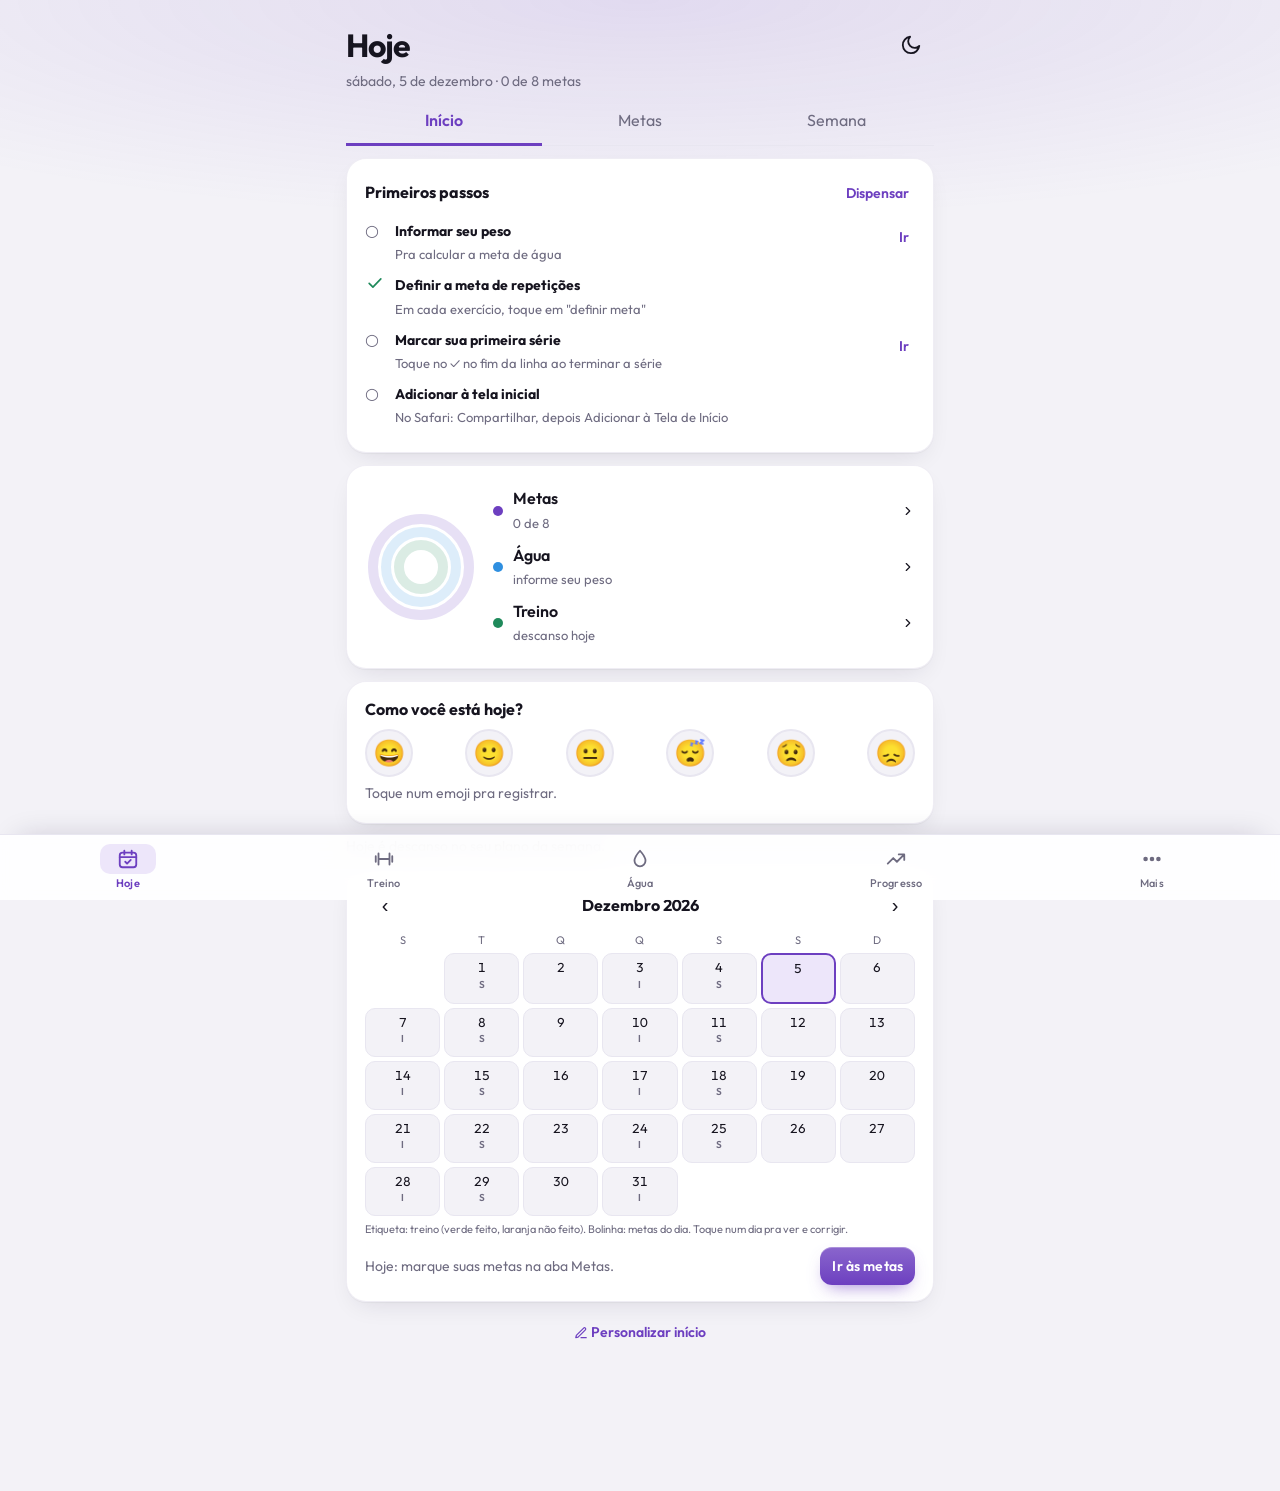
<file: index.html>
<!DOCTYPE html>
<html lang="pt-BR">
<head>
<meta charset="utf-8">
<meta name="viewport" content="width=device-width, initial-scale=1, viewport-fit=cover">
<title>Meu treino</title>
<link rel="manifest" href="manifest.json">
<meta name="theme-color" content="#6D3FC0">
<link rel="icon" type="image/png" sizes="192x192" href="icon-192.png">
<link rel="apple-touch-icon" href="icon-512.png">
<meta name="apple-mobile-web-app-capable" content="yes">
<meta name="mobile-web-app-capable" content="yes">
<meta name="apple-mobile-web-app-title" content="Meu treino">
<meta name="apple-mobile-web-app-status-bar-style" content="default">
<link rel="stylesheet" href="https://fonts.googleapis.com/css2?family=Outfit:wght@400;500;600;700&display=swap">
<link rel="stylesheet" href="css/estilo.css">
</head>
<body>
<main id="app"></main>
<div id="rest"><span class="sp" id="rt"></span><button data-a="r30">+30s</button><button data-a="rsk">Pular</button></div>
<div id="exb"><div class="sp"><div id="exn" style="font-size:13px;opacity:.9"></div><div id="ext" style="font-size:30px;line-height:1.1;font-weight:700"></div></div><button data-a="x10">+10s</button><button data-a="xst">Cancelar</button></div>
<div id="foco"></div>
<nav id="nav"></nav>
<div class="ov" id="modal"></div>
<script src="js/config.js"></script>
<script src="js/dados.js"></script>
<script src="js/util.js"></script>
<script src="js/hoje.js"></script>
<script src="js/treino.js"></script>
<script src="js/progresso.js"></script>
<script src="js/mais.js"></script>
<script src="js/pdf.js"></script>
<script src="js/avisos.js"></script>
<script src="js/app.js"></script>
</body>
</html>
</file>
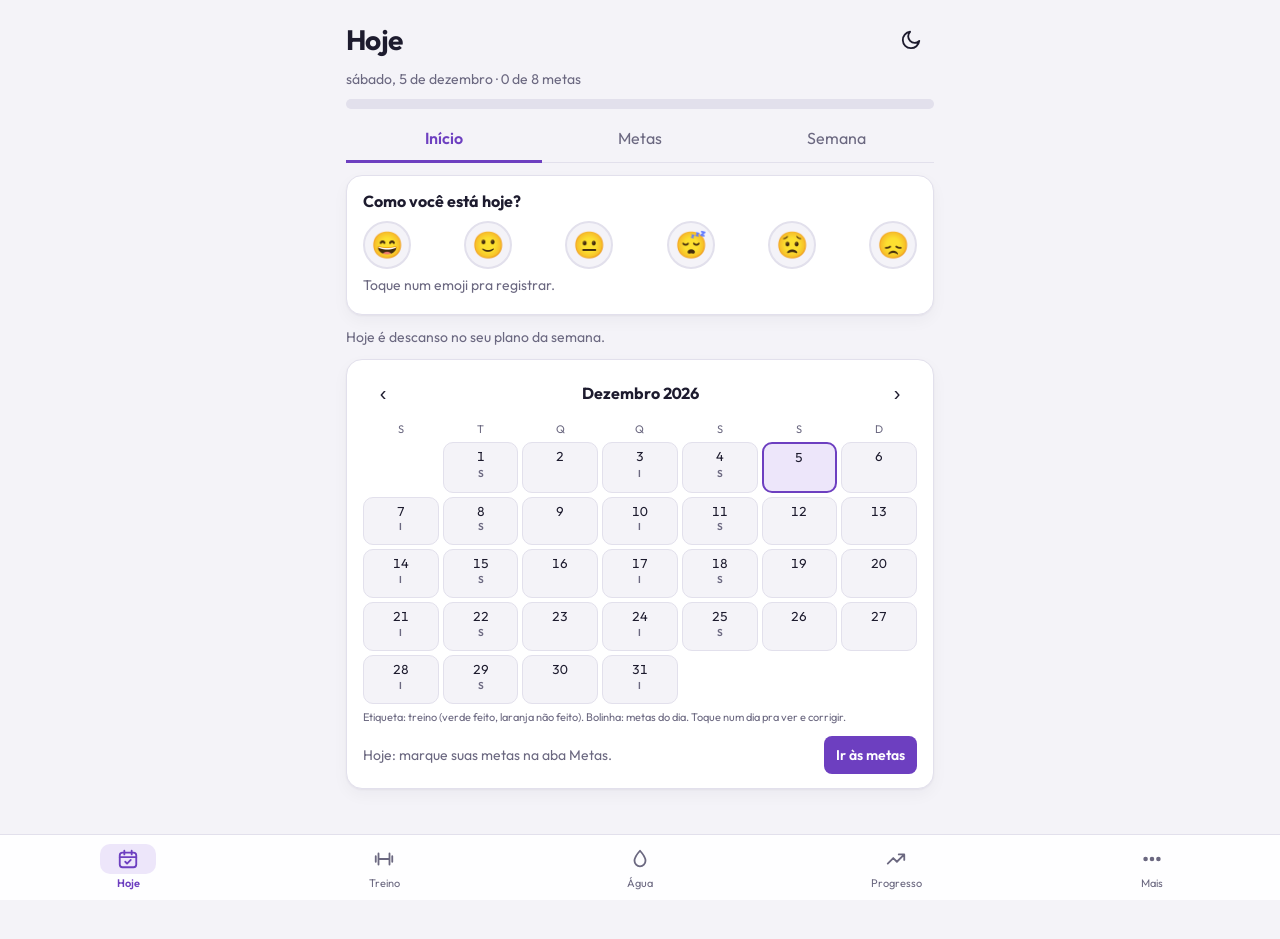
<file: Meu treino (2).html>
<!DOCTYPE html>
<html lang="pt-BR">
<head>
<meta charset="utf-8">
<meta name="viewport" content="width=device-width, initial-scale=1, viewport-fit=cover">
<title>Meu treino</title>
<link rel="stylesheet" href="https://fonts.googleapis.com/css2?family=Outfit:wght@400;500;600;700&display=swap">
<style>
:root{--bg:#F4F3F8;--surf:#fff;--ink:#1D1B2E;--mut:#6B6880;--line:#E2E0EC;--acc:#6D3FC0;--acc2:#EDE6FA;--ok:#1F8A5B;--warn:#B4551B;--warnbg:#FBEBDD;box-sizing:border-box;padding-top:env(safe-area-inset-top,0px);padding-bottom:env(safe-area-inset-bottom,0px)}
:root:not([data-theme="light"]){color-scheme:light dark}
@media (prefers-color-scheme:dark){:root:not([data-theme="light"]){--bg:#14131D;--surf:#1E1C2B;--ink:#EEEBF8;--mut:#A29EB8;--line:#322F45;--acc:#A98BEA;--acc2:#2C2644;--ok:#4FD39A;--warn:#F0A168;--warnbg:#3A2A1E}}
:root[data-theme="dark"]{--bg:#14131D;--surf:#1E1C2B;--ink:#EEEBF8;--mut:#A29EB8;--line:#322F45;--acc:#A98BEA;--acc2:#2C2644;--ok:#4FD39A;--warn:#F0A168;--warnbg:#3A2A1E;color-scheme:dark}
*{box-sizing:border-box}
html{scroll-padding-top:env(safe-area-inset-top,0px)}
body{margin:0;background:var(--bg);color:var(--ink);font-family:'Outfit',system-ui,-apple-system,sans-serif;font-size:16px;line-height:1.45;font-variant-numeric:tabular-nums;padding-bottom:130px}
main{max-width:620px;margin:0 auto;padding:16px 16px 8px}
h1{font-size:28px;margin:4px 0;font-weight:700;letter-spacing:-.02em}
h2{font-size:18px;margin:22px 0 8px;font-weight:600}
p{margin:4px 0}
.mut{color:var(--mut);font-size:14px}
.card{background:var(--surf);border:1px solid var(--line);border-radius:16px;padding:14px 16px;margin:12px 0;box-shadow:0 1px 2px rgba(30,20,60,.05),0 6px 16px rgba(30,20,60,.04)}
.row{display:flex;align-items:center;gap:8px}
.sp{flex:1}
.chk{display:flex;align-items:center;gap:12px;flex:1;text-align:left;background:var(--surf);border:1px solid var(--line);border-radius:12px;padding:12px 14px;font:inherit;color:inherit;cursor:pointer;min-height:48px}
.row.i{margin:7px 0}
.card .row.i{margin:8px 0 0}
.box{width:24px;height:24px;border-radius:7px;border:2px solid var(--line);flex:none;display:grid;place-items:center;font-size:15px;color:#fff}
.chk.on{border-color:var(--ok)}
.chk.on .box{background:var(--ok);border-color:var(--ok)}
.chk.on span.t{color:var(--mut);text-decoration:line-through}
.bar{height:10px;background:var(--line);border-radius:8px;overflow:hidden;margin:10px 0 4px}
.bar i{display:block;height:100%;background:linear-gradient(90deg,var(--acc),var(--ok));transition:width .25s}
nav{position:fixed;left:0;right:0;bottom:0;background:color-mix(in srgb,var(--surf) 90%,transparent);backdrop-filter:blur(14px);-webkit-backdrop-filter:blur(14px);border-top:1px solid var(--line);display:flex;padding-bottom:env(safe-area-inset-bottom,0px);z-index:5}
nav button{flex:1;min-width:0;background:none;border:0;color:var(--mut);font:inherit;font-size:11px;padding:9px 0 8px;cursor:pointer;min-height:52px}
select{flex:1;width:100%;min-width:0;font:inherit;padding:10px;border-radius:10px;border:1px solid var(--line);background:var(--bg);color:var(--ink)}
.cal{display:grid;grid-template-columns:repeat(7,1fr);gap:4px}
.cd{min-height:46px;border:1px solid var(--line);border-radius:10px;background:var(--bg);font:inherit;font-size:13px;color:var(--ink);padding:4px 2px;display:flex;flex-direction:column;align-items:center;justify-content:space-between;cursor:pointer;min-width:0}
.cd.t{border:2px solid var(--acc)}
.cd.s{background:var(--acc2)}
.lb{font-size:10px;font-weight:600;color:var(--mut);height:12px}
.lb.g{color:var(--ok)}
.lb.r{color:var(--warn)}
.dt{width:8px;height:8px;border-radius:50%;background:transparent}
.chk.miss{border-color:var(--warn)}
.chk.miss .box{background:var(--warn);border-color:var(--warn)}
nav button b{display:flex;align-items:center;justify-content:center;width:56px;height:30px;border-radius:10px;margin:0 auto 2px;font-weight:400}
nav button.on b{background:var(--acc2)}
.sw{width:40px;height:40px;border-radius:50%;border:3px solid var(--surf);box-shadow:0 0 0 1px var(--line);cursor:pointer;padding:0}
.sw.on{box-shadow:0 0 0 3px var(--ink)}
.mr{display:flex;align-items:center;gap:12px;width:100%;background:none;border:0;border-bottom:1px solid var(--line);padding:14px 0;font:inherit;color:inherit;cursor:pointer;text-align:left;min-height:52px}
.ib svg{display:block}
nav button.on{color:var(--acc);font-weight:600}
.pill{display:inline-block;font-size:12px;padding:2px 9px;border-radius:6px;background:var(--acc2);color:var(--acc);margin:2px 4px 2px 0}
.pill.w{background:var(--warnbg);color:var(--warn)}
.tabs{display:flex;gap:8px;overflow-x:auto;padding-bottom:4px}
.tabs.wrap{flex-wrap:wrap;overflow:visible}
.tabs button{flex:none;border:1px solid var(--line);background:var(--surf);color:var(--ink);border-radius:8px;padding:8px 14px;font:inherit;font-size:14px;cursor:pointer;min-height:38px}
.tabs button.on{background:var(--acc);border-color:var(--acc);color:#fff}
.sr{display:flex;align-items:center;gap:6px;margin-top:8px}
.sr input{min-width:0;text-align:center;padding:9px 4px;font-weight:600;font-size:17px}
.sr input:nth-of-type(1){width:62px}
.sr input:nth-of-type(2){flex:1}
.sr input:nth-of-type(3){width:50px}
.set{width:44px;height:44px;flex:none;border-radius:10px;border:2px solid var(--line);background:var(--bg);color:var(--ink);font:inherit;font-weight:600;cursor:pointer}
.set.on{background:var(--ok);border-color:var(--ok);color:#fff}
.btn{background:var(--acc);color:#fff;border:0;border-radius:8px;padding:12px 16px;font:inherit;font-weight:600;cursor:pointer;min-height:46px;margin:6px 0}
.btn.g{background:var(--acc2);color:var(--acc)}
.btn.sm{min-height:38px;padding:8px 12px;font-size:14px;margin:0}
.ib{background:none;border:0;color:var(--ink);font-size:20px;cursor:pointer;padding:6px;min-width:40px;min-height:40px}

.sumd{background:var(--acc2);border-radius:12px;padding:10px 12px;margin:10px 0}
.mood{width:48px;height:48px;border-radius:50%;border:2px solid var(--line);background:var(--bg);font-size:26px;line-height:1;cursor:pointer;padding:0;flex:none}
.mood.on{border-color:var(--acc);background:var(--acc2);transform:scale(1.1)}
.ph{padding:0;border:0;background:none;width:100%;cursor:pointer}
.ph img{width:100%;aspect-ratio:3/4;object-fit:cover;border-radius:10px;display:block}
input[type=number],input[type=text],input[type=date],textarea{width:100%;font:inherit;padding:10px;border-radius:10px;border:1px solid var(--line);background:var(--bg);color:var(--ink)}
.grid{display:grid;grid-template-columns:1fr 1fr;gap:10px}
label{font-size:13px;color:var(--mut)}
.warnbox{background:var(--warnbg);color:var(--warn);border-radius:12px;padding:10px 12px;font-size:14px;margin:10px 0}
.ov{position:fixed;inset:0;background:rgba(0,0,0,.5);display:none;align-items:center;justify-content:center;padding:16px;z-index:20}
.mb{background:var(--surf);border-radius:16px;padding:18px;width:100%;max-width:420px;max-height:85vh;overflow:auto}
#rest{position:fixed;left:12px;right:12px;bottom:calc(64px + env(safe-area-inset-bottom,0px));max-width:596px;margin:0 auto;background:var(--acc);color:#fff;border-radius:14px;padding:10px 14px;display:none;align-items:center;gap:8px;z-index:6;font-weight:600}
#rest button{background:rgba(255,255,255,.22);color:#fff;border:0;border-radius:10px;padding:8px 12px;font:inherit;font-size:14px;cursor:pointer;min-height:38px}
.ut{display:flex;border-bottom:1px solid var(--line);margin:8px 0}.ut button{flex:1;background:none;border:0;border-bottom:3px solid transparent;margin-bottom:-1px;color:var(--mut);font:inherit;padding:10px 4px;cursor:pointer;min-height:44px}.ut button.on{color:var(--acc);border-bottom-color:var(--acc);font-weight:600}
button:focus-visible,input:focus-visible,textarea:focus-visible{outline:3px solid var(--acc);outline-offset:2px}
</style>
</head>
<body>
<main id="app"></main>
<div id="rest"><span class="sp" id="rt"></span><button data-a="r30">+30s</button><button data-a="rsk">Pular</button></div>
<nav id="nav"></nav>
<div class="ov" id="modal"></div>
<script>
function ld(d){d=d||new Date();var p=function(n){return('0'+n).slice(-2)};return d.getFullYear()+'-'+p(d.getMonth()+1)+'-'+p(d.getDate())}
var TODAY=ld(),DT=null,EDK=null,HPG='h',TPG='t',EXS,HF='',SG=false,ANP='ex',EVS='e',WCF=false,MALL=false,PALL=false,ED=false,F=null,M={},AC,T={end:0,iv:null,fin:false};
function U(){return Math.random().toString(36).slice(2,8)}
function P(s){return s.split(';').map(function(x){var a=x.split(',');return{kg:a[0],reps:a[1],rpe:a[2]||''}})}
function R(n,k,r){return Array(n).fill(k+','+r).join(';')}
function X(n,tag,s){return{id:U(),n:n,tag:tag,s:P(s)}}
function def(){return{tab:'hoje',wk:'ia',day:{},dn:{},sd:{},cc:{},meas:[],plan:{1:'ia',2:'sa',4:'ia',5:'sa'},start:'',pg:'med',theme:'auto',acc:'',sl:{},dt:{},md:{},nt:{},ph:[],wl:true,ev:'',evm:'c',evf:'',wkd:'',wa:{},ws:{m:35,kg:'',calor:false,cups:[200,300,500]},
h:[['mov','Treinei ou caminhei'],['pas','7 a 10 mil passos'],['agua','Bebi água ao longo do dia'],['sono','Dormi 7 a 9 horas'],['prot','Proteína em todas as refeições'],['fib','Fibras (feijão, aveia, fruta, legumes)'],['sem','Sem álcool e sem açúcar líquido'],['jo','Sem dor no treino']].map(function(x){return{id:x[0],t:x[1]}}),
w:[
{id:'ia',n:'Inferiores',d:'',e:[X('Agachamento','',R(3,0,10)),X('Leg press','',R(3,0,12)),X('Stiff','',R(3,0,10)),X('Hip thrust','',R(3,0,10)),X('Mesa flexora','',R(3,0,12)),X('Panturrilha','',R(3,0,15))]},
{id:'sa',n:'Superiores',d:'',e:[X('Supino','',R(3,0,10)),X('Remada','',R(3,0,10)),X('Desenvolvimento de ombro','',R(3,0,10)),X('Puxada','',R(3,0,12)),X('Rosca direta','',R(3,0,12)),X('Tríceps pulley','',R(3,0,12))]}],
mf:[['peso','Peso (kg)'],['cin','Cintura (cm)'],['qua','Quadril (cm)'],['cox','Coxa (cm)'],['bra','Braço (cm)']].map(function(x){return{id:x[0],l:x[1]}}),
cd:['Em jejum','Ao acordar','Depois de ir ao banheiro','Depois de comer','Depois do treino','Fim do dia','Inchada'].map(function(t){return{id:U(),t:t}}),
su:[['Creatina monohidratada','Força e músculo','3 a 5 g por dia, todo dia.',1],['Proteína em pó','Se faltar proteína','Só pra completar a meta da nutri.',1],['Ômega-3','Saúde do coração','A dose depende de cada pessoa.',1],['Magnésio','Sono e recuperação','Opcional.',1],['Vitamina D','Só se o exame indicar','Faça o exame antes de tomar.',1]].map(function(x){return{id:U(),n:x[0],tag:x[1],txt:x[2],warn:!!x[3]}}),
co:['Marcar avaliação com nutricionista','Fazer exames de rotina (colesterol, glicemia, vitaminas)','Conversar com médico antes de começar, se tiver alguma condição','Avaliar dores ou postura com fisio, se houver','Repetir exames em 3 meses'].map(function(t){return{id:U(),t:t}})}}
var S=def();
try{var r=localStorage.getItem('plano2');if(r){var o=JSON.parse(r);for(var k in o)S[k]=o[k]}}catch(e){}
var phk='';try{var rp=localStorage.getItem('plano2_ph');if(rp){S.ph=JSON.parse(rp);phk=S.ph.map(function(p){return p.id}).join()}}catch(e){}
if(!S.start){S.start=startD();save()}
function warnSave(m){if(!document.body)return;var e=document.getElementById('sverr');if(!e){e=document.createElement('div');e.id='sverr';e.style.cssText='position:fixed;top:0;left:0;right:0;z-index:99;background:#b3261e;color:#fff;padding:10px 14px;font-size:14px;text-align:center';document.body.appendChild(e)}e.textContent=m||'Não consegui salvar neste navegador. Faça um backup em Mais → Backup agora.'}
function save(){var ok=true,c={};for(var k in S)if(k!='ph')c[k]=S[k];try{localStorage.setItem('plano2',JSON.stringify(c))}catch(e){ok=false}
var kk=(S.ph||[]).map(function(p){return p.id}).join();if(kk!==phk){try{localStorage.setItem('plano2_ph',JSON.stringify(S.ph||[]));phk=kk}catch(e){ok=false}}
if(!ok)warnSave();else{var el=document.getElementById('sverr');if(el)el.remove()}return ok}
try{localStorage.setItem('t_','1');localStorage.removeItem('t_')}catch(e){setTimeout(function(){warnSave('Este navegador não guarda dados (aba anônima ou bloqueio). Seus registros vão se perder ao fechar.')},300)}
try{if(navigator.storage&&navigator.storage.persist)navigator.storage.persist()}catch(e){}
function $(s){return document.querySelector(s)}
function esc(t){return String(t==null?'':t).replace(/&/g,'&amp;').replace(/</g,'&lt;').replace(/"/g,'&quot;')}
function fmt(n){return(Math.round(n*10)/10).toString().replace('.',',')}
function dm(d){return d.slice(8)+'/'+d.slice(5,7)}
function cw(){return S.w.filter(function(x){return x.id==S.wk})[0]||S.w[0]}
function tot(w){return w.e.reduce(function(n,x){return n+x.s.length},0)}
function cnt(d,wid){var o=((S.dn[d]||{})[wid])||{};return Object.keys(o).length}
function isd(wid,eid,i){return !!(((S.dn[TODAY]||{})[wid]||{})[eid+':'+i])}
function fx(id){for(var i=0;i<S.w.length;i++){for(var j=0;j<S.w[i].e.length;j++){if(S.w[i].e[j].id==id)return S.w[i].e[j]}}}
var K={hb:{a:'h',f:[['t','Hábito']],n:'t'},su:{a:'su',f:[['n','Nome'],['ty','Tipo','sel',['Suplemento','Remédio','Vitamina','Outro']],['fr','Frequência','sel',['Diária','Dias alternados','Semanal','Só quando precisar']],['dose','Dose (opcional), ex: 5 g ou 1 comprimido'],['tag','Pra que serve (opcional)'],['txt','Observações (horário, com comida...)','area'],['warn','Perguntar à médica ou nutri antes','check']],n:'n'},co:{a:'co',f:[['t','Item']],n:'t'},mf:{a:'mf',f:[['l','Nome da medida, ex: Panturrilha (cm)']],n:'l'},cd:{a:'cd',f:[['t','Condição, ex: Depois do café']],n:'t'},wk:{a:'w',f:[['n','Nome do treino'],['d','Observação']],n:'n'},ex:{f:[['n','Nome do exercício'],['tag','Etiqueta, ex: T1 ou Joelho'],['rest','Descanso em segundos (vazio = 120)']],n:'n'},me:{a:'meas',f:[],n:'d'}};
function arr(k){return k=='ex'?(cw()?cw().e:[]):S[K[k].a]}
function hd(t){return'<div class="row"><h1 class="sp">'+t+'</h1><button class="btn g sm" data-a="ed">'+(ED?'Concluir':''+ico('pen')+' Editar')+'</button></div>'}
function ctl(k,id){return ED?'<button class="ib" data-a="e:'+k+':'+id+'" aria-label="editar">'+ico('pen')+'</button><button class="ib" data-a="x:'+k+':'+id+'" aria-label="excluir">'+ico('trash')+'</button>':''}
function addb(k,t){return ED?'<button class="btn g" data-a="n:'+k+'">+ '+t+'</button>':''}
function chk(on,t,act,k,id){return'<div class="row i"><button class="chk'+(on?' on':'')+'" data-a="'+act+'"><span class="box">'+(on?ico('check',16):'')+'</span><span class="t">'+esc(t)+'</span></button>'+(k?ctl(k,id):'')+'</div>'}
function utabs(a,c,l){return'<div class="ut">'+l.map(function(x){return'<button class="'+(x[0]==c?'on':'')+'" data-a="'+a+':'+x[0]+'">'+x[1]+'</button>'}).join('')+'</div>'}
function opens(w){if(EXS)return EXS;var o={},f=w.e.filter(function(x){return x.s.some(function(s,i){return !isd(w.id,x.id,i)})})[0];if(f)o[f.id]=1;return o}
function prs(){var best={},td={},out=[];Object.keys(S.dn).forEach(function(d){S.w.forEach(function(w){var o=S.dn[d][w.id];if(!o)return;w.e.forEach(function(x){var k=x.n.toLowerCase();x.s.forEach(function(s,i){var q=o[x.id+':'+i];if(q&&typeof q=='object'){var kg=parseFloat(q.kg)||0;if(d==TODAY){if(!td[k]||kg>td[k].v)td[k]={n:x.n,v:kg}}else if(kg>(best[k]||0))best[k]=kg}})})})});for(var k in td)if(best[k]&&td[k].v>best[k])out.push({n:td[k].n,v:td[k].v,p:best[k]});return out}
function prCard(){var r=prs();return r.length?'<div class="card" style="border-color:var(--ok);background:linear-gradient(135deg,var(--acc2),var(--surf))"><div class="row" style="align-items:flex-start"><span style="color:var(--ok)">'+ico('trophy',26)+'</span><div class="sp"><b>Parabéns, novo recorde!</b>'+r.slice(0,3).map(function(z){return'<p style="font-size:14px">'+esc(z.n)+': <b>'+fmt(z.v)+' kg</b> <span class="mut">(antes '+fmt(z.p)+' kg)</span></p>'}).join('')+'</div></div></div>':''}
function wkStat(off){var d=[];for(var i=0;i<7;i++){var t=new Date();t.setDate(t.getDate()-off-i);d.push(ld(t))}d=d.filter(function(k){return k>=startD()});var tr=0,wa=0,hn=0,ht=0,sl=[];d.forEach(function(k){var s=dayStat(k),g=waterGoal(k);if(s.did)tr++;if(g&&wsum(k)>=g)wa++;S.h.forEach(function(x){if(x.c&&k<x.c)return;ht++;if((S.day[k]||{})[x.id])hn++});var o=SLP.filter(function(z){return z[0]==slKey((S.sl||{})[k])})[0];if(o)sl.push(o[2])});return{n:d.length,tr:tr,wa:wa,mt:ht?Math.round(hn/ht*100):0,sl:sl.length?sl.reduce(function(a,b){return a+b},0)/sl.length:0}}
function tile(l,a,b,u,has){var df=a-b,c=df>0?'var(--ok)':df<0?'var(--warn)':'var(--mut)';return'<div style="background:var(--bg);border-radius:10px;padding:8px 10px"><div class="mut" style="font-size:12px">'+l+'</div><div style="font-size:24px;font-weight:700;line-height:1.2">'+fmt(a)+'<span class="mut" style="font-size:13px;font-weight:500"> '+u+'</span></div><div style="font-size:12px;color:'+c+'">'+(has?(df>0?'▲ +':df<0?'▼ −':'= ')+fmt(Math.abs(df))+' vs. passada':'sem dados da passada')+'</div></div>'}
function streak(){var n=0;for(var i=0;i<400;i++){var t=new Date();t.setDate(t.getDate()-i);var k=ld(t);if(k<startD())break;if(dayStat(k).pct>=.5)n++;else if(i>0)break}return n}
function semanaView(){var A=wkStat(0),B=wkStat(7),ds=[];for(var i=6;i>=0;i--){var t=new Date();t.setDate(t.getDate()-i);ds.push(ld(t))}
var h='<div class="card"><div class="row"><b class="sp">Esta semana</b><span class="pill">'+streak()+' dias seguidos</span></div><div class="grid" style="margin-top:8px">'+tile('Treinos',A.tr,B.tr,'',B.n)+tile('Água batida',A.wa,B.wa,'dias',B.n)+tile('Metas',A.mt,B.mt,'%',B.n)+tile('Sono médio',A.sl,B.sl,'h',B.sl)+'</div></div>';
h+='<div class="card"><b>Metas nos últimos 7 dias</b><div style="margin-top:8px"><div class="row" style="gap:3px"><span class="sp"></span>'+ds.map(function(k){return'<span class="mut" style="width:26px;text-align:center;font-size:11px">'+DN[dowOf(k)][0]+'</span>'}).join('')+'</div>';
S.h.forEach(function(x){h+='<div class="row" style="gap:3px;margin:4px 0"><span class="sp" style="font-size:13px;white-space:nowrap;overflow:hidden;text-overflow:ellipsis;min-width:0">'+esc(x.t)+'</span>'+ds.map(function(k){var on=(S.day[k]||{})[x.id],na=(x.c&&k<x.c)||k<startD(),c=on?'var(--ok)':na?'transparent':k==TODAY?'var(--line)':'var(--warn)';return'<span style="width:26px;display:grid;place-items:center"><i style="width:16px;height:16px;border-radius:5px;background:'+c+';border:'+(na?'1px dashed var(--line)':'0')+'"></i></span>'}).join('')+'</div>'});
return h+'</div></div>'+semana()}
function supl2(){var us=S.su.filter(function(x){return x.fr}),id=S.su.filter(function(x){return!x.fr}),h='<div class="row"><h1 class="sp" style="font-size:24px">Suplementos e remédios</h1><button class="btn sm" data-a="n:su">+ Adicionar</button></div><p class="mut">Sua lista do que você toma, com frequência e dose.</p>';
h+=us.length?us.map(function(s){return'<div class="card"><div class="row"><b class="sp">'+esc(s.n)+'</b><button class="ib" data-a="e:su:'+s.id+'" aria-label="editar">'+ico('pen')+'</button></div><div>'+(s.ty?'<span class="pill">'+esc(s.ty)+'</span>':'')+'<span class="pill">'+esc(s.fr)+'</span>'+(s.warn?'<span class="pill w">perguntar antes</span>':'')+'</div>'+(s.dose?'<p style="font-size:14px"><b>Dose:</b> '+esc(s.dose)+'</p>':'')+(s.tag?'<p class="mut">'+esc(s.tag)+'</p>':'')+(s.txt?'<p class="mut" style="font-size:13px">'+esc(s.txt)+'</p>':'')+'</div>'}).join(''):'<div class="card mut">Nada na lista ainda. Toque em + Adicionar pra cadastrar o que você toma.</div>';
if(id.length){h+='<button class="btn g sm" data-a="sg" style="width:100%;margin-top:6px">Ideias pra conversar com a nutri ou médica ('+id.length+') '+(SG?'▴':'▾')+'</button>';if(SG)h+='<div class="warnbox">Nenhum é obrigatório. Peça aprovação da nutri ou do médico antes de começar.</div>'+id.map(function(s){return'<div class="card row"><span class="sp"><b>'+esc(s.n)+'</b><br><span class="mut">'+esc(s.tag||'')+'</span></span><button class="btn g sm" data-a="su1:'+s.id+'">Tomo</button></div>'}).join('')}
return h}
function chips(a,c,l){return'<div class="tabs" style="margin:6px 0">'+l.map(function(x){return'<button class="'+(x[0]==c?'on':'')+'" data-a="'+a+':'+x[0]+'">'+x[1]+'</button>'}).join('')+'</div>'}
function hoje(){var d=S.day[TODAY]||{},n=0;S.h.forEach(function(x){if(d[x.id])n++});var g=waterGoal(TODAY),w=wsum(TODAY),b;
if(HPG=='m')b=dia(TODAY);else if(HPG=='r')b=semanaView();else b=prCard()+moodCard()+planHoje()+calendario()+(g?'<div class="card"><div class="row"><b class="sp">Água hoje</b><span>'+fl(w)+' de '+fl(g)+' L</span></div><div class="bar"><i style="width:'+Math.min(100,w/g*100)+'%"></i></div></div>':'');
return'<div class="row"><h1 class="sp">Hoje</h1><button class="ib" data-a="th" aria-label="Alternar modo noturno">'+ico(isDark()?'sun':'moon',22)+'</button></div><p class="mut">'+new Date().toLocaleDateString('pt-BR',{weekday:'long',day:'numeric',month:'long'})+' · '+n+' de '+S.h.length+' metas</p><div class="bar" style="margin-bottom:4px"><i style="width:'+(S.h.length?n/S.h.length*100:0)+'%"></i></div>'+utabs('hp',HPG,[['h','Início'],['m','Metas'],['r','Semana']])+b}
function treino(){var w=cw(),h=hd('Treino')+'<div class="tabs">';
S.w.forEach(function(x){h+='<button class="'+(x.id==S.wk?'on':'')+'" data-a="w:'+x.id+'">'+esc(x.n)+'</button>'});
if(ED)h+='<button data-a="n:wk">+ Treino</button>';
h+='</div>';
h+=utabs('tp',TPG,[['t','Treino'],['h','Histórico']]);if(TPG=='h')return h+hist();if(!w)return h+'<p class="mut" style="margin-top:12px">Nenhum treino. Toque em Editar e depois em + Treino.</p>';
var c=cnt(TODAY,w.id),t=tot(w);
h+='<div class="bar"><i style="width:'+(t?c/t*100:0)+'%"></i></div><p class="mut">'+(w.d?esc(w.d)+'. ':'')+c+' de '+t+' séries hoje. Marcar uma série inicia o descanso.</p><div class="row" style="flex-wrap:wrap"><button class="btn g sm" data-a="xa">Expandir tudo</button><button class="btn g sm" data-a="xc">Recolher tudo</button><button class="btn g sm" data-a="rp">'+ico('redo')+' Repetir pesos</button><button class="btn g sm" data-a="rs">Limpar marcadas</button></div>';
var OP=opens(w);
w.e.forEach(function(x){if(!ED&&!OP[x.id]){var dn=x.s.filter(function(s,i){return isd(w.id,x.id,i)}).length;h+='<button class="mr" style="border:1px solid var(--line);background:var(--surf);border-radius:14px;padding:10px 14px;margin:6px 0;min-height:48px" data-a="xo:'+x.id+'"><b class="sp">'+esc(x.n)+'</b><span class="mut">'+dn+'/'+x.s.length+(dn==x.s.length?' ✓':'')+'</span>'+ico('chev',16)+'</button>';return}h+='<div class="card"><div class="row"><button class="mr" style="border:0;padding:0;min-height:36px;flex:1" data-a="xo:'+x.id+'"><b class="sp">'+esc(x.n)+'</b><span class="mut">▾</span></button>'+(x.tag?'<span class="pill'+(x.tag=='Joelho'?' w':'')+'">'+esc(x.tag)+'</span>':'')+(x.rest?'<span class="pill">'+ico('clock',12)+' '+esc(x.rest)+'s</span>':'')+'</div>'+lastOf(x)+'<div class="row mut" style="font-size:12px;margin-top:4px"><span style="width:44px"></span><span style="width:62px;text-align:center">kg</span><span class="sp" style="text-align:center">reps ou tempo</span><span style="width:50px;text-align:center">@</span></div>';
x.s.forEach(function(s,i){var on=isd(w.id,x.id,i);h+='<div class="sr"><button class="set'+(on?' on':'')+'" data-a="s:'+w.id+':'+x.id+':'+i+'" aria-label="série '+(i+1)+'">'+(on?ico('check',20):i+1)+'</button><input data-f="k:'+x.id+':'+i+'" value="'+esc(s.kg)+'" inputmode="decimal" aria-label="kg"><input data-f="r:'+x.id+':'+i+'" value="'+esc(s.reps)+'" inputmode="'+(/^\d*$/.test(String(s.reps))?'numeric':'text')+'" aria-label="repetições"><input data-f="e:'+x.id+':'+i+'" value="'+esc(s.rpe)+'" inputmode="decimal" aria-label="esforço"></div>'});
if(ED)h+='<div class="row i"><button class="btn g sm" data-a="as:'+x.id+'">+ série</button><button class="btn g sm" data-a="rsx:'+x.id+'">− série</button><span class="sp"></span>'+ctl('ex',x.id)+'</div>';
h+='</div>'});
if(ED)h+=addb('ex','Adicionar exercício')+'<div class="row"><button class="btn g sp" data-a="e:wk:'+w.id+'">'+ico('pen')+' Renomear treino</button><button class="btn g sp" data-a="x:wk:'+w.id+'">'+ico('trash')+' Excluir treino</button></div>';
h+='<div class="card"><label for="ntx">Como foi o treino de hoje?</label><input id="ntx" type="text" data-f="nt:'+w.id+'" placeholder="Ex: joelho ok, subi a carga no stiff" value="'+esc(((S.nt||{})[TODAY]||{})[w.id]||'')+'"></div>';
return h}
function lastOf(x){var ds=Object.keys(S.dn).sort().reverse();for(var i=0;i<ds.length;i++){var d=ds[i];if(d==TODAY)continue;var t=[],rec=[];for(var wid in S.dn[d]){x.s.forEach(function(s,j){var q=S.dn[d][wid][x.id+':'+j];if(q&&typeof q=='object'){t.push((q.kg||0)+'kg × '+q.reps);rec.push({q:q,p:s})}})}if(t.length)return'<p class="mut" style="font-size:13px">Última vez ('+dm(d)+'): '+t.join(' · ')+'</p>'+sug(rec)}return''}
function hist(){var h='<h2>Histórico por data</h2>'+chips('hf',HF,[['','Todos']].concat(S.w.map(function(x){return[x.id,esc(x.n)]}))),any=false;Object.keys(S.dn).sort().reverse().forEach(function(d){S.w.forEach(function(w){if(HF&&w.id!=HF)return;var o=S.dn[d][w.id];if(!o||!Object.keys(o).length)return;any=true;h+='<div class="card"><div class="row"><b class="sp">'+dm(d)+'/'+d.slice(0,4)+' · '+esc(w.n)+'</b><button class="ib" data-a="hd:'+d+':'+w.id+'" aria-label="excluir registro">'+ico('trash')+'</button></div>';w.e.forEach(function(x){var t=[];x.s.forEach(function(s,i){var q=o[x.id+':'+i];if(q)t.push(typeof q=='object'?(q.kg||0)+'kg × '+q.reps+(q.rpe?' @'+q.rpe:''):s.kg+'kg × '+s.reps)});if(t.length)h+='<p style="font-size:14px"><b>'+esc(x.n)+'</b><br><span class="mut">'+t.join(' · ')+'</span></p>'});var nn=((S.nt||{})[d]||{})[w.id];if(nn)h+='<p class="mut" style="font-size:13px">Nota: '+esc(nn)+'</p>';h+='</div>'})});return any?h:h+'<p class="mut">Ainda não há treinos registrados. Marque uma série pra começar.</p>'}
function medidas(){if(!F){var l=S.meas.slice().sort(function(a,b){return a.d<b.d?1:-1})[0];F={id:null,d:TODAY,v:Object.assign({},l?l.v:{}),c:[]}}
var h=hd('Medidas')+'<div class="card"><b>'+(F.id?'Editando medição':'Nova medição')+'</b><div style="margin:8px 0"><label for="fd">Data</label><input id="fd" type="date" value="'+F.d+'" data-f="fd"></div><div class="grid">';
S.mf.forEach(function(m){h+='<div><label for="v_'+m.id+'">'+esc(m.l)+'</label><input id="v_'+m.id+'" type="text" inputmode="decimal" value="'+esc(F.v[m.id]||'')+'" data-f="mv:'+m.id+'"></div>'});
h+='</div><p style="margin-top:12px"><b>Em que condições você mediu?</b></p><div class="tabs wrap" style="margin-top:6px">';
S.cd.forEach(function(c){h+='<button class="'+(F.c.indexOf(c.t)>-1?'on':'')+'" data-a="cdt:'+c.id+'">'+esc(c.t)+'</button>'});
h+='</div><div class="row" style="margin-top:10px"><button class="btn sp" data-a="mfs">'+(F.id?'Salvar alterações':'Salvar medição')+'</button>'+(F.id?'<button class="btn g" data-a="mfc">Cancelar</button>':'')+'</div></div>';
if(ED){h+='<h2>Campos de medida</h2>';S.mf.forEach(function(m){h+='<div class="card row"><span class="sp">'+esc(m.l)+'</span>'+ctl('mf',m.id)+'</div>'});h+=addb('mf','Adicionar campo');
h+='<h2>Condições</h2>';S.cd.forEach(function(m){h+='<div class="card row"><span class="sp">'+esc(m.t)+'</span>'+ctl('cd',m.id)+'</div>'});h+=addb('cd','Adicionar condição')}
h+='<h2>Histórico</h2>';if(!S.meas.length)h+='<p class="mut">Nenhuma medição salva ainda.</p>';
S.meas.slice().sort(function(a,b){return a.d<b.d?1:-1}).slice(0,MALL?999:3).forEach(function(m){h+='<div class="card"><div class="row"><b class="sp">'+dm(m.d)+'/'+m.d.slice(0,4)+'</b><button class="ib" data-a="em:'+m.id+'" aria-label="editar">'+ico('pen')+'</button><button class="ib" data-a="x:me:'+m.id+'" aria-label="excluir">'+ico('trash')+'</button></div>'+(m.c||[]).map(function(c){return'<span class="pill">'+esc(c)+'</span>'}).join('')+'<p>'+S.mf.filter(function(f){return m.v[f.id]}).map(function(f){return esc(f.l.split(' (')[0])+' '+fmt(m.v[f.id])}).join(' · ')+'</p></div>'});
return h+(S.meas.length>3?'<button class="btn g sm" data-a="mh">'+(MALL?'Mostrar menos':'Ver todas ('+S.meas.length+')')+'</button>':'')}
function supl(){return supl2()}
function suplOld(){var d=S.sd[TODAY]||{},h=hd('Suplementos')+'<div class="warnbox">Ideias pra conversar com a nutri e a médica. Nenhum é obrigatório. Peça aprovação da nutri ou do médico antes de começar.</div>';
S.su.forEach(function(s){h+='<div class="card"><div class="row"><b class="sp">'+esc(s.n)+'</b><span class="pill'+(s.warn?' w':'')+'">'+(s.warn?'perguntar antes':'no plano')+'</span></div><p class="mut">'+esc(s.tag)+'</p><p style="font-size:14px">'+esc(s.txt)+'</p>'+chk(d[s.id],'Tomei hoje','p:'+s.id,'su',s.id)+'</div>'});
return h+addb('su','Adicionar suplemento')}
function cons(){var h=hd('Consultas')+'<p class="mut">O que levar pra cada profissional.</p>';
S.co.forEach(function(c){h+=chk(S.cc[c.id],c.t,'c:'+c.id,'co',c.id)});return h+addb('co','Adicionar item')}
function fl(ml){return(Math.round(ml/10)/100).toString().replace('.',',')}
function agua(){var ws=S.ws,d=S.wa[TODAY]||[],sum=d.reduce(function(n,x){return n+x.ml},0);
var pm=S.meas.filter(function(m){return m.v.peso}).sort(function(a,b){return a.d<b.d?1:-1})[0],man=parseFloat(String(ws.kg).replace(',','.')),kg=man||(pm?pm.v.peso:0);
var tr=!!(S.day[TODAY]||{}).mov;S.w.forEach(function(w){if(cnt(TODAY,w.id))tr=true});
var base=kg*ws.m,goal=Math.round((base+(tr?500:0)+(ws.calor?500:0))/50)*50,h=hd('Água');
if(!kg)h+='<div class="warnbox">Informe seu peso abaixo ou salve uma medição com peso pra calcular a meta.</div>';
else h+='<div class="card"><p class="mut">Meta de hoje</p><p style="font-size:34px;font-weight:700;margin:0;color:var(--acc)">'+fl(sum)+' <span class="mut" style="font-size:18px">de '+fl(goal)+' L</span></p><div class="bar"><i style="width:'+Math.min(100,sum/goal*100)+'%"></i></div><p class="mut">'+(sum>=goal?'Meta batida!':'Faltam '+fl(goal-sum)+' L')+'</p></div>';
h+='<div class="row" style="flex-wrap:wrap">';ws.cups.forEach(function(c,i){h+='<button class="btn" data-a="wa:'+c+'">+'+c+' ml</button>'+(ED?'<button class="ib" data-a="cx:'+i+'" aria-label="excluir copo">'+ico('trash')+'</button>':'')});h+='</div>'+addb('cn','Novo tamanho de copo').replace('n:cn','cn');
h+='<div class="row"><button class="btn g sm" data-a="wu">Desfazer último</button><button class="btn g sm" data-a="wz">Zerar hoje</button></div>'+(d.length?'<p class="mut" style="margin-top:8px">Hoje: '+d.map(function(x){return x.t+' +'+x.ml}).join(' · ')+'</p>':'');
h+='<button class="btn g sm" data-a="wcf">'+(WCF?'Ocultar':'Ajustar')+' cálculo da meta</button>';if(WCF)h+='<div class="card"><b>Como a meta é calculada</b><p class="mut">ml por kg de peso</p><div class="tabs">'+[30,35,40].map(function(v){return'<button class="'+(ws.m==v?'on':'')+'" data-a="wm:'+v+'">'+v+' ml/kg</button>'}).join('')+'</div><div style="margin:10px 0"><label for="wkg">Seu peso em kg (vazio usa a última medição'+(pm?': '+fmt(pm.v.peso)+' kg em '+dm(pm.d):'')+')</label><input id="wkg" type="text" inputmode="decimal" data-f="wkg" value="'+esc(ws.kg)+'"></div><div class="tabs"><button class="'+(ws.calor?'on':'')+'" data-a="wc">Dia quente ou muito suor: +500 ml</button></div>'+(kg?'<p class="mut" style="margin-top:8px">'+fmt(kg)+' kg × '+ws.m+' = '+Math.round(base)+' ml'+(tr?' + 500 (treino hoje)':'')+(ws.calor?' + 500 (calor)':'')+'</p>':'')+'<p class="mut" style="margin-top:6px">Referência geral pra adultos saudáveis. A nutri ou a médica pode ajustar, e quem tem restrição de líquidos deve seguir a orientação médica. Mais de 40 ml/kg não costuma ser necessário.</p></div>';
h+='<div class="card"><b>Últimos 7 dias (L)</b><div class="cal" style="margin-top:6px">';for(var i=0;i<7;i++){var dt=new Date();dt.setDate(dt.getDate()-i);var k=ld(dt),s=(S.wa[k]||[]).reduce(function(n,x){return n+x.ml},0);h+='<div style="text-align:center"><div class="mut" style="font-size:11px">'+dm(k)+'</div><b style="font-size:13px">'+fl(s)+'</b></div>'}
return h+'</div></div>'}
var MN=['Janeiro','Fevereiro','Março','Abril','Maio','Junho','Julho','Agosto','Setembro','Outubro','Novembro','Dezembro'],CAL=null,PLE=false,RES=false;
function cal(){if(!CAL){var n=new Date();CAL={y:n.getFullYear(),m:n.getMonth(),sel:TODAY}}return CAL}
function startD(){var ks=Object.keys(S.day).concat(Object.keys(S.dn),Object.keys(S.sd),Object.keys(S.wa),S.meas.map(function(m){return m.d})),m=S.start||TODAY;ks.forEach(function(k){if(/^\d{4}-\d\d-\d\d$/.test(k)&&k<m)m=k});return m}
function dowOf(d){return new Date(d+'T12:00:00').getDay()}
function wsum(d){return(S.wa[d]||[]).reduce(function(n,x){return n+x.ml},0)}
function waterGoal(d){var kg=parseFloat(String(S.ws.kg).replace(',','.'));if(!kg){var ps=S.meas.filter(function(m){return m.v.peso}).sort(function(a,b){return a.d<b.d?1:-1}),pm=ps.filter(function(m){return m.d<=d})[0]||ps[0];kg=pm?pm.v.peso:0}if(!kg)return 0;var tr=!!(S.day[d]||{}).mov;S.w.forEach(function(w){if(cnt(d,w.id))tr=true});return Math.round((kg*S.ws.m+(tr?500:0)+(d==TODAY&&S.ws.calor?500:0))/50)*50}
function dayStat(d){var done=0,tot=0,dd=S.day[d]||{};S.h.forEach(function(x){if(x.c&&d<x.c)return;tot++;if(dd[x.id])done++});var g=waterGoal(d);if(g){tot++;if(wsum(d)>=g)done++}var pw=(S.plan||{})[dowOf(d)],wk=S.w.filter(function(w){return w.id==pw})[0],did=!!dd.mov;S.w.forEach(function(w){if(cnt(d,w.id))did=true});return{pct:tot?done/tot:0,wk:wk,did:did}}
function ab(n){return n.split(/\s+/).map(function(w){return w[0]}).join('').toUpperCase().slice(0,3)}
function calendario(){var C=cal(),st=startD(),first=(new Date(C.y,C.m,1).getDay()+6)%7,nd=new Date(C.y,C.m+1,0).getDate(),h='<div class="card"><div class="row"><button class="ib" data-a="cm:-1" aria-label="mês anterior">‹</button><b class="sp" style="text-align:center">'+MN[C.m]+' '+C.y+'</b><button class="ib" data-a="cm:1" aria-label="próximo mês">›</button></div><div class="cal" style="margin-top:8px">';
['S','T','Q','Q','S','S','D'].forEach(function(x){h+='<div class="mut" style="text-align:center;font-size:11px">'+x+'</div>'});for(var i=0;i<first;i++)h+='<div></div>';
for(var d=1;d<=nd;d++){var k=C.y+'-'+('0'+(C.m+1)).slice(-2)+'-'+('0'+d).slice(-2),s=dayStat(k),lb='',cl='',col='';if(s.wk){lb=ab(s.wk.n);if(k>=st&&k<=TODAY){if(s.did)cl=' g';else if(k<TODAY)cl=' r'}}
if(k>=st&&k<=TODAY&&(k<TODAY||s.pct>0))col=s.pct>=.75?'var(--ok)':s.pct>=.4?'#D9A21B':'var(--warn)';
h+='<button class="cd'+(k==TODAY?' t':'')+(k==C.sel?' s':'')+'" data-a="cs:'+k+'"><span>'+d+'</span><span class="lb'+cl+'">'+lb+'</span><span class="dt" style="background:'+col+'"></span></button>'}
return h+'</div><p class="mut" style="font-size:11px;margin-top:6px">Etiqueta: treino (verde feito, laranja não feito). Bolinha: metas do dia. Toque num dia pra ver e corrigir.</p>'+(C.sel==TODAY?'<div class="row" style="margin-top:10px"><span class="sp mut">Hoje: marque suas metas na aba Metas.</span><button class="btn sm" data-a="hp:m">Ir às metas</button></div>':dia(C.sel))+'</div>'}
function resumoDia(k){var dd=S.day[k]||{},nH=0,tH=0;S.h.forEach(function(x){if(x.c&&k<x.c)return;tH++;if(dd[x.id])nH++});
var mo=MOOD.filter(function(m){return m[0]==(S.md||{})[k]})[0],sl=SLP.filter(function(o){return o[0]==slKey((S.sl||{})[k])})[0],g=waterGoal(k),w=wsum(k),nd='<span class="mut">não registrado</span>',h='<div class="sumd"><b>Resumo do dia</b>',
row=function(l,v){return'<div class="row" style="margin:6px 0;align-items:flex-start"><span class="mut" style="width:70px;flex:none">'+l+'</span><span class="sp">'+v+'</span></div>'};
h+=row('Humor',mo?mo[1]+' '+mo[2]:nd)+row('Sono',sl?sl[1]:nd)+row('Metas',(tH?nH+' de '+tH+' feitas':'–')+(DT==k?'<br><span class="mut" style="font-size:13px">'+(S.h.filter(function(x){return dd[x.id]}).map(function(x){return esc(x.t)}).join(', ')||'nenhuma')+'</span>':''));
if(g)h+=row('Água',fl(w)+' de '+fl(g)+' L '+(w>=g?'✓':'✗'));
var tr='';S.w.forEach(function(wk){var o=(S.dn[k]||{})[wk.id];if(!o||!Object.keys(o).length)return;tr+='<p style="margin:2px 0"><b>'+esc(wk.n)+'</b> <span class="mut">'+Object.keys(o).length+' de '+tot(wk)+' séries</span></p>';
if(DT==k)wk.e.forEach(function(x){var t=[];x.s.forEach(function(s,i){var q=o[x.id+':'+i];if(q)t.push(typeof q=='object'?(q.kg||0)+'kg × '+q.reps+(q.rpe?' @'+q.rpe:''):s.kg+'kg × '+s.reps)});if(t.length)tr+='<p class="mut" style="margin:0 0 4px;font-size:13px"><span style="color:var(--ink)">'+esc(x.n)+'</span>: '+t.join(' · ')+'</p>'});
var nn=((S.nt||{})[k]||{})[wk.id];if(nn&&DT==k)tr+='<p class="mut" style="font-size:13px">Nota: '+esc(nn)+'</p>'});
h+=row('Treino',tr||(dd.mov?'Treinou ou caminhou (marcado nas metas)':'<span class="mut">sem treino registrado</span>'));
var ms=S.meas.filter(function(m){return m.d==k});if(ms.length&&DT==k)h+=row('Medidas',ms.map(function(m){return S.mf.filter(function(f){return m.v[f.id]}).map(function(f){return esc(f.l.split(' (')[0])+' '+fmt(m.v[f.id])}).join(' · ')+((m.c||[]).length?' <span class="mut">('+m.c.map(esc).join(', ')+')</span>':'')}).join('<br>'));
var ph=(S.ph||[]).filter(function(p){return p.d==k});if(ph.length&&DT==k)h+=row('Fotos',ph.map(function(p){return'<button class="ph" data-a="pv:'+p.id+'" style="width:56px;display:inline-block;margin:0 6px 4px 0" aria-label="Abrir foto"><img src="'+p.src+'" alt="" style="width:56px;height:56px;aspect-ratio:auto"></button>'}).join(''));
var an=(S.dt||{})[k];if(an&&DT==k)h+=row('Anotação',esc(an));
return h+'</div>'}
function dia(k){var s=dayStat(k),dd=S.day[k]||{},fut=k>TODAY,past=k<TODAY&&k>=startD(),h='<div style="margin-top:12px"><div class="row"><b class="sp">'+new Date(k+'T12:00:00').toLocaleDateString('pt-BR',{weekday:'long',day:'numeric',month:'long'})+'</b>'+(k==TODAY?'<button class="btn g sm" data-a="ed">'+(ED?'Concluir':''+ico('pen')+' Editar metas')+'</button>':'')+'</div>';
h+=s.wk?'<p class="mut">Treino planejado: '+esc(s.wk.n)+(fut?'':(s.did?' · feito':(k==TODAY?' · ainda não feito':' · não feito')))+'</p>':'<p class="mut">Descanso no plano.</p>';if(fut)return h+'</div>';var ek=EDK==k,lock=k<TODAY&&!ek;if(k<TODAY){h+=resumoDia(k);h+='<div class="row" style="margin:8px 0"><button class="btn g sm sp" data-a="dt:'+k+'">'+(DT==k?'Ocultar detalhes':'Mais detalhes')+'</button><button class="btn sm sp" data-a="edk:'+k+'">'+(ek?'Concluir edição':ico('pen')+' Editar dia '+dm(k))+'</button></div>';if(!ek)return h+'</div>'}
S.h.forEach(function(x){if(x.c&&k<x.c)return;var on=dd[x.id],ms=past&&!on;h+='<div class="row i"><button class="chk'+(on?' on':(ms?' miss':''))+'"'+(lock?' disabled style="cursor:default;color:var(--ink)"':' data-a="hx:'+k+':'+x.id+'"')+'><span class="box">'+(on?ico('check',16):(ms?ico('x',14):''))+'</span><span class="t">'+esc(x.t)+'</span></button>'+(k==TODAY?ctl('hb',x.id):'')+'</div>'});
if(!lock)h+='<p class="mut" style="margin-top:10px">Como foi o sono?</p><div class="tabs wrap" style="margin-top:4px">'+SLP.map(function(o){return'<button class="'+(slKey((S.sl||{})[k])==o[0]?'on':'')+'" data-a="sl:'+k+':'+o[0]+'">'+o[1]+'</button>'}).join('')+'</div>';if(k==TODAY)h+=addb('hb','Adicionar hábito');var g=waterGoal(k),w=wsum(k);if(g&&k>=TODAY)h+='<p style="margin-top:8px">Água: '+fl(w)+' de '+fl(g)+' L '+(w>=g?'✓':(past?'✗ meta não batida':''))+'</p>';
if(k>=TODAY)S.w.forEach(function(x){var c=cnt(k,x.id);if(c)h+='<p class="mut">'+esc(x.n)+': '+c+' de '+tot(x)+' séries</p>'});return h+'</div>'}
function lin(t,n,tot){var m=tot-n;return'<div class="row" style="margin:6px 0"><span class="sp">'+esc(t)+'</span><b>'+n+'/'+tot+'</b>'+(m?'<span class="pill w">'+m+' não feito'+(m>1?'s':'')+'</span>':'<span class="pill">ok</span>')+'</div>'}
function resumo(){var s=startD(),days=[];for(var i=1;i<=30;i++){var dt=new Date();dt.setDate(dt.getDate()-i);var k=ld(dt);if(k>=s)days.push(k)}if(!days.length)return'<div class="card"><b>Histórico das metas</b><p class="mut">O histórico começa amanhã. Dias sem registro contam como não feitos.</p></div>';
var rows='',miss=0,add=function(t,n,tt){miss+=tt-n;rows+=lin(t,n,tt)};
S.h.forEach(function(x){var n=0,t=0;days.forEach(function(k){if(x.c&&k<x.c)return;t++;if((S.day[k]||{})[x.id])n++});if(t)add(x.t,n,t)});
var pl=0,pd=0,wt=0,wn=0;days.forEach(function(k){var st=dayStat(k),g=waterGoal(k);if(st.wk){pl++;if(st.did)pd++}if(g){wt++;if(wsum(k)>=g)wn++}});if(pl)add('Treinos planejados',pd,pl);if(wt)add('Meta de água',wn,wt);
var h='<div class="card"><div class="row"><b class="sp">Metas dos últimos '+days.length+' dias</b>'+(miss?'<span class="pill w">'+miss+' não feitos</span>':'<span class="pill">tudo certo</span>')+'<button class="btn g sm" data-a="rv">'+(RES?'Ocultar':'Ver')+'</button></div>';
if(RES)h+='<p class="mut">Sem contar hoje. Dia sem registro conta como não feito.</p>'+rows;return h+'</div>'}
var SLP=[['a','Menos de 5h',4],['b','5 a 6h',5.5],['c','7 a 8h',7.5],['d','9h ou mais',9.5]],MOOD=[['otimo','😄','Animado(a)'],['bem','🙂','Bem'],['normal','😐','Normal'],['cansado','😴','Cansado(a)'],['ansioso','😟','Ansioso(a)'],['triste','😞','Desanimado(a)']];
function slKey(v){if(!v)return'';if(/^[a-d]$/.test(v))return v;var n=parseFloat(String(v).replace(',','.'));if(!n)return'';return n<5?'a':n<7?'b':n<9?'c':'d'}
function moodCard(){var cur=(S.md||{})[TODAY]||'',o=MOOD.filter(function(m){return m[0]==cur})[0];return'<div class="card"><b>Como você está hoje?</b><div class="row" style="margin-top:8px;justify-content:space-between">'+MOOD.map(function(m){return'<button class="mood'+(m[0]==cur?' on':'')+'" data-a="md:'+m[0]+'" aria-label="'+m[2]+'" aria-pressed="'+(m[0]==cur)+'">'+m[1]+'</button>'}).join('')+'</div><p class="mut" style="margin-top:6px;min-height:20px">'+(o?o[2]:'Toque num emoji pra registrar.')+'</p></div>'}
var DN=['Dom','Seg','Ter','Qua','Qui','Sex','Sáb'];
function planHoje(){var id=(S.plan||{})[new Date().getDay()],w=S.w.filter(function(x){return x.id==id})[0];return w?'<div class="card row" style="border-left:4px solid var(--acc)"><span class="sp"><b>Treino de hoje:</b> '+esc(w.n)+'</span><button class="btn sm" data-a="gt:'+w.id+'">Abrir</button></div>':'<p class="mut">Hoje é descanso no seu plano da semana.</p>'}
function semana(){var td=new Date().getDay(),pl=S.plan||{},h='<div class="card"><div class="row"><b class="sp">Semana planejada</b><button class="btn g sm" data-a="pe">'+(PLE?'Pronto':'Ajustar')+'</button></div><div class="cal" style="margin-top:8px">';
[1,2,3,4,5,6,0].forEach(function(i){var w=S.w.filter(function(x){return x.id==pl[i]})[0];h+='<div class="cd'+(i==td?' t':'')+'" style="min-height:44px;cursor:default"><span class="mut" style="font-size:11px">'+DN[i]+'</span><span class="lb">'+(w?ab(w.n):'–')+'</span></div>'});h+='</div>';
if(PLE)[1,2,3,4,5,6,0].forEach(function(i){h+='<div class="row" style="margin:6px 0"><span style="width:44px;font-weight:'+(i==td?700:400)+'">'+DN[i]+'</span><select data-f="pl:'+i+'" aria-label="Treino de '+DN[i]+'"><option value="">Descanso</option>'+S.w.map(function(w){return'<option value="'+w.id+'"'+(pl[i]==w.id?' selected':'')+'>'+esc(w.n)+'</option>'}).join('')+'</select></div>'});
return h+'</div>'}
function repeatLast(w){var ds=Object.keys(S.dn).sort().reverse();w.e.forEach(function(x){for(var i=0;i<ds.length;i++){if(ds[i]==TODAY)continue;var r=[];for(var wid in S.dn[ds[i]]){for(var j=0;j<30;j++){var q=S.dn[ds[i]][wid][x.id+':'+j];if(q&&typeof q=='object')r.push({kg:q.kg,reps:q.reps,rpe:q.rpe||''})}}if(r.length){x.s=r;break}}})}
function sug(r){if(!r.length)return'';var ok=true,mx=0;r.forEach(function(z){var kg=parseFloat(z.q.kg)||0,got=parseInt(z.q.reps),tg=parseInt(z.p.reps),rp=parseFloat(z.q.rpe);if(!kg||isNaN(got)||isNaN(tg)||got<tg||rp>=10)ok=false;mx=Math.max(mx,kg)});return ok?'<p style="font-size:13px;color:var(--ok);margin:2px 0">'+ico('bulb',14)+' Você bateu todas as reps. Tente '+fmt(mx+(mx<20?1:2.5))+' kg hoje.</p>':''}
function chart(p,u){if(!p.length)return'<p class="mut">Sem dados ainda. Marque séries ou salve medições pra ver o gráfico.</p>';
var n=p.length,vs=p.map(function(x){return x.v}),mn=Math.min.apply(null,vs),mx=Math.max.apply(null,vs),pad=(mx-mn)*.25||Math.abs(mx)*.05||1,lo=mn-pad,hi=mx+pad,W=340,H=190,L=26,Rt=26,T0=26,B=36,
X=function(i){return n==1?W/2:L+i*(W-L-Rt)/(n-1)},Y=function(v){return T0+(H-T0-B)*(1-(v-lo)/(hi-lo))},step=Math.ceil(n/6),
showV=function(i){return n<=8||i==0||i==n-1||vs[i]==mn||vs[i]==mx},showD=function(i){return n<=6||i%step==0||i==n-1};
var s='<svg viewBox="0 0 '+W+' '+H+'" style="width:100%;height:auto" role="img" aria-label="Gráfico de evolução"><line x1="8" y1="'+(H-B)+'" x2="'+(W-8)+'" y2="'+(H-B)+'" stroke="var(--line)"/><polyline points="'+p.map(function(x,i){return X(i)+','+Y(x.v)}).join(' ')+'" fill="none" stroke="var(--acc)" stroke-width="2.5" stroke-linejoin="round" stroke-linecap="round"/>';
p.forEach(function(x,i){var last=i==n-1,cx=X(i),cy=Y(x.v);s+='<circle cx="'+cx+'" cy="'+cy+'" r="'+(last?6:4)+'" fill="var(--acc)" stroke="var(--surf)" stroke-width="2"/>';
if(showV(i))s+='<text x="'+cx+'" y="'+(cy-11)+'" text-anchor="middle" font-size="'+(last?14:12)+'" font-weight="'+(last?700:500)+'" fill="var(--ink)">'+fmt(x.v)+'</text>';
if(showD(i))s+='<text x="'+cx+'" y="'+(H-14)+'" text-anchor="middle" font-size="11" fill="var(--mut)">'+dm(x.d)+'</text>'});
var f=p[0],l=p[n-1],df=l.v-f.v;
return s+'</svg><p style="margin-top:6px"><b>Último: '+fmt(l.v)+'</b> <span class="mut">em '+dm(l.d)+'</span>'+(n>1?' · <span class="mut">'+(Math.abs(df)<.05?'sem mudança desde o primeiro registro':(df>0?'+':'−')+fmt(Math.abs(df))+' desde o primeiro registro ('+dm(f.d)+')')+'</span>':'')+'</p><p class="mut">'+u+'</p>'}
function evol(){var names=[],seen={};S.w.forEach(function(w){w.e.forEach(function(x){var k=x.n.toLowerCase();if(!seen[k]){seen[k]=1;names.push(x.n)}})});var ev=names.indexOf(S.ev)>-1?S.ev:(names[0]||''),vol=S.evm=='v',pts=[];
Object.keys(S.dn).sort().forEach(function(d){var best=0,sum=0,any=false;S.w.forEach(function(w){var o=S.dn[d][w.id];if(!o)return;w.e.forEach(function(x){if(x.n.toLowerCase()!=ev.toLowerCase())return;x.s.forEach(function(s,i){var q=o[x.id+':'+i];if(q&&typeof q=='object'){any=true;var kg=parseFloat(q.kg)||0;best=Math.max(best,kg);sum+=kg*(parseInt(q.reps)||0)}})})});if(any)pts.push({d:d,v:vol?sum:best})});
var h=chips('evs',EVS,[['e','Exercício'],['m','Medidas e sono']]);if(EVS!='m')h+='<div class="card"><b>Exercício</b><div style="margin:8px 0"><select data-f="evx" aria-label="Exercício">'+names.map(function(n){return'<option'+(n==ev?' selected':'')+'>'+esc(n)+'</option>'}).join('')+'</select></div><div class="tabs"><button class="'+(vol?'':'on')+'" data-a="evm:c">Carga máxima</button><button class="'+(vol?'on':'')+'" data-a="evm:v">Volume (kg × reps)</button></div>'+chart(pts,vol?'Volume total do dia, em kg':'Maior carga do dia, em kg')+'</div>';
var opts=S.mf.concat([{id:'_sono',l:'Sono (horas, aproximado)'}]),mf=opts.filter(function(m){return m.id==S.evf})[0]||opts[0],mp=[];
if(mf.id=='_sono'){Object.keys(S.sl||{}).sort().forEach(function(d){var so=SLP.filter(function(x){return x[0]==slKey(S.sl[d])})[0];if(so)mp.push({d:d,v:so[2]})})}else{S.meas.slice().sort(function(a,b){return a.d<b.d?-1:1}).forEach(function(m){if(m.v[mf.id])mp.push({d:m.d,v:m.v[mf.id]})})}
if(EVS=='m')h+='<div class="card"><b>Medidas e sono</b><div style="margin:8px 0"><select data-f="evf" aria-label="Medida">'+opts.map(function(m){return'<option value="'+m.id+'"'+(m.id==mf.id?' selected':'')+'>'+esc(m.l)+'</option>'}).join('')+'</select></div>'+chart(mp,esc(mf.l))+'</div>';
return h}
var IP={today:'<rect x="3" y="5" width="18" height="16" rx="3"/><path d="M8 3v4M16 3v4M3 10h18M9 15l2 2 4-4"/>',dumb:'<path d="M6 6v12M18 6v12M3 9v6M21 9v6M6 12h12"/>',drop:'<path d="M12 3s6 6.5 6 11a6 6 0 0 1-12 0c0-4.5 6-11 6-11z"/>',trend:'<path d="M3 17l6-6 4 4 8-8M15 7h6v6"/>',more:'<circle cx="5" cy="12" r="1.5" fill="currentColor"/><circle cx="12" cy="12" r="1.5" fill="currentColor"/><circle cx="19" cy="12" r="1.5" fill="currentColor"/>',pen:'<path d="M12 20h9M16.5 3.5a2.1 2.1 0 0 1 3 3L7 19l-4 1 1-4z"/>',trash:'<path d="M3 6h18M8 6V4h8v2M6 6l1 14h10l1-14M10 11v6M14 11v6"/>',moon:'<path d="M21 13A9 9 0 1 1 11 3a7 7 0 0 0 10 10z"/>',sun:'<circle cx="12" cy="12" r="4"/><path d="M12 2v2M12 20v2M4.9 4.9l1.4 1.4M17.7 17.7l1.4 1.4M2 12h2M20 12h2M4.9 19.1l1.4-1.4M17.7 6.3l1.4-1.4"/>',pill:'<path d="M10.5 20.5a4.95 4.95 0 0 1-7-7l10-10a4.95 4.95 0 0 1 7 7z"/><path d="M8.5 8.5l7 7"/>',clip:'<rect x="5" y="4" width="14" height="17" rx="2"/><path d="M9 4h6v3H9zM9 12h6M9 16h4"/>',chev:'<path d="M9 6l6 6-6 6"/>',clock:'<circle cx="12" cy="13" r="8"/><path d="M12 9v4l2 2M9 2h6"/>',bulb:'<path d="M9 18h6M10 21h4M12 3a6 6 0 0 0-4 10.5c.7.7 1 1.5 1 2.5h6c0-1 .3-1.8 1-2.5A6 6 0 0 0 12 3z"/>',trophy:'<path d="M8 21h8M12 17v4M7 4h10v5a5 5 0 0 1-10 0zM17 5h3v2a3 3 0 0 1-3 3M7 5H4v2a3 3 0 0 0 3 3"/>',check:'<path d="M5 12.5l4.5 4.5L19 7"/>',x:'<path d="M6 6l12 12M18 6L6 18"/>',redo:'<path d="M3 12a9 9 0 0 1 15-6.7L21 8M21 3v5h-5M21 12a9 9 0 0 1-15 6.7L3 16M3 21v-5h5"/>'};
function ico(n,s){s=s||18;return'<svg width="'+s+'" height="'+s+'" viewBox="0 0 24 24" fill="none" stroke="currentColor" stroke-width="2" stroke-linecap="round" stroke-linejoin="round" aria-hidden="true" style="vertical-align:-3px;flex:none">'+IP[n]+'</svg>'}
function mix(a,b,t){var p=function(h,i){return parseInt(h.substr(1+2*i,2),16)},o='#';for(var i=0;i<3;i++){o+=('0'+Math.round(p(a,i)*(1-t)+p(b,i)*t).toString(16)).slice(-2)}return o}
function isDark(){var t=S.theme||'auto';return t=='dark'||(t!='light'&&!!window.matchMedia&&window.matchMedia('(prefers-color-scheme: dark)').matches)}
function applyTheme(){var r=document.documentElement;if(!r||!r.style)return;var t=S.theme||'auto';if(t=='auto')r.removeAttribute('data-theme');else r.setAttribute('data-theme',t);
if(!S.acc){r.style.removeProperty('--acc');r.style.removeProperty('--acc2');return}var dk=isDark();r.style.setProperty('--acc',dk?mix(S.acc,'#ffffff',.38):S.acc);r.style.setProperty('--acc2',dk?mix(S.acc,'#14131D',.78):mix(S.acc,'#ffffff',.88))}
var WL=null;
function wake(){try{if(S.wl===false||!navigator.wakeLock||document.hidden)return;if(S.tab=='treino'&&!WL){navigator.wakeLock.request('screen').then(function(l){WL=l;l.addEventListener('release',function(){WL=null})}).catch(function(){})}else if(S.tab!='treino'&&WL){WL.release();WL=null}}catch(e){}}
function addPhoto(file){var r=new FileReader();r.onload=function(){var im=new Image();im.onload=function(){var c=document.createElement('canvas'),k=Math.min(1,640/Math.max(im.width,im.height));c.width=Math.round(im.width*k);c.height=Math.round(im.height*k);c.getContext('2d').drawImage(im,0,0,c.width,c.height);
S.ph=S.ph||[];var np={id:U(),d:TODAY,src:c.toDataURL('image/jpeg',.65)};S.ph.push(np);if(!save()){S.ph.pop();modal('Sem espaço',[],null,null,'O aparelho não tem mais espaço pra guardar fotos aqui. Apague algumas fotos antigas e tente de novo.');return}render()};im.src=r.result};r.readAsDataURL(file)}
function fotos(){var ph=(S.ph||[]).slice().sort(function(a,b){return a.d<b.d?-1:1}),h='<p class="mut">Aqui fica sempre a comparação da foto mais antiga com a mais recente, pra você ver sua evolução. Ao adicionar uma foto nova, a comparação se atualiza. Tire na mesma luz e pose. As fotos ficam só neste aparelho e não entram no backup.</p>';
if(ph.length>1){var f=ph[0],l=ph[ph.length-1],nd=Math.round((new Date(l.d)-new Date(f.d))/864e5),nm=function(d,id){return S.meas.filter(function(m){return m.v[id]}).sort(function(a,b){return Math.abs(new Date(a.d)-new Date(d))-Math.abs(new Date(b.d)-new Date(d))})[0]},
ex=[['peso','Peso','kg'],['cin','Cintura','cm']].map(function(z){var a=nm(f.d,z[0]),b=nm(l.d,z[0]);if(!a||!b||a===b)return'';var df=b.v[z[0]]-a.v[z[0]];return z[1]+' '+(df>0?'+':'−')+fmt(Math.abs(df))+' '+z[2]}).filter(Boolean).join(' · ');
h+='<div class="card"><b>Mais antiga × mais recente</b><div class="grid" style="margin-top:8px"><div><img src="'+f.src+'" alt="Foto mais antiga" style="width:100%;aspect-ratio:3/4;object-fit:cover;border-radius:10px;display:block"><p class="mut" style="text-align:center">'+dm(f.d)+'</p></div><div><img src="'+l.src+'" alt="Foto mais recente" style="width:100%;aspect-ratio:3/4;object-fit:cover;border-radius:10px;display:block"><p class="mut" style="text-align:center">'+dm(l.d)+'</p></div></div><p style="text-align:center;font-size:14px"><b>'+nd+' dias de evolução</b>'+(ex?'<br><span class="mut">'+ex+'</span>':'')+'</p></div>'}
else h+='<div class="card mut">'+(ph.length?'Adicione mais uma foto pra liberar a comparação.':'Nenhuma foto ainda. Adicione a primeira pra começar a comparar.')+'</div>';
h+='<div class="row" style="margin:8px 0"><label class="btn sp" for="phf" style="margin:0;color:#fff;font-size:16px;text-align:center">Adicionar foto</label><input id="phf" type="file" accept="image/*" style="display:none">'+(ph.length>6?'<button class="btn g sp" style="margin:0" data-a="pa">'+(PALL?'Mostrar menos':'Ver todas ('+ph.length+')')+'</button>':'')+'</div>';
return h+'<div class="grid" style="grid-template-columns:repeat(3,1fr);gap:8px">'+ph.slice().reverse().slice(0,PALL?999:6).map(function(p){return'<div><button class="ph" data-a="pv:'+p.id+'" aria-label="Abrir foto de '+dm(p.d)+'"><img src="'+p.src+'" alt="" style="aspect-ratio:1"></button><p class="mut" style="font-size:11px;text-align:center;margin:2px 0">'+dm(p.d)+'</p></div>'}).join('')+'</div>'}
function prog(){var pg=['evo','fot','ana'].indexOf(S.pg)>-1?S.pg:'med';return utabs('pg',pg,[['med','Medidas'],['ana','Análise'],['evo','Gráficos'],['fot','Fotos']])+(pg=='evo'?evol():pg=='fot'?fotos():pg=='ana'?analise():medidas())}
function stats(){var ex={},R={ex:ex};S.w.forEach(function(w){w.e.forEach(function(x){var k=x.n.toLowerCase();ex[k]=ex[k]||{n:x.n,c:0,pts:[]}})});
Object.keys(S.dn).sort().forEach(function(d){var day={};S.w.forEach(function(w){var o=S.dn[d][w.id];if(!o)return;w.e.forEach(function(x){var k=x.n.toLowerCase();x.s.forEach(function(s,i){var q=o[x.id+':'+i];if(!q)return;ex[k].c++;day[k]=Math.max(day[k]||0,typeof q=='object'?parseFloat(q.kg)||0:0)})})});for(var k in day)ex[k].pts.push(day[k])});
R.sl=Object.keys(S.sl||{}).sort().map(function(d){var o=SLP.filter(function(x){return x[0]==slKey(S.sl[d])})[0];return o?{d:d,v:o[2]}:null}).filter(Boolean);
var ms=S.meas.slice().sort(function(a,b){return a.d<b.d?-1:1});R.lm=ms.length?ms[ms.length-1].d:'';
R.me=S.mf.map(function(f){var p=ms.filter(function(m){return m.v[f.id]});if(p.length<2)return null;var a=p[0],b=p[p.length-1];return{l:f.l.split(' (')[0],u:(f.l.match(/\((.*)\)/)||[0,''])[1],df:b.v[f.id]-a.v[f.id],a:a.d,b:b.d}}).filter(Boolean).sort(function(x,y){return x.df-y.df});
var days=[];for(var i=1;i<=14;i++){var t=new Date();t.setDate(t.getDate()-i);var k=ld(t);if(k>=startD())days.push(k)}
R.hab=S.h.map(function(x){var n=0,t=0;days.forEach(function(k){if(x.c&&k<x.c)return;t++;if((S.day[k]||{})[x.id])n++});return{id:x.id,t:x.t,r:t?n/t:1,t0:t}}).filter(function(z){return z.t0>=3}).sort(function(a,b){return a.r-b.r});
var wt=0,wn=0,pl=0,pd=0;days.forEach(function(k){var g=waterGoal(k),s=dayStat(k);if(g){wt++;if(wsum(k)>=g)wn++}if(s.wk){pl++;if(s.did)pd++}});R.wr=wt?wn/wt:1;R.tr=pl?pd/pl:1;R.pl=pl;
var av=function(a){return a.length?a.reduce(function(n,x){return n+x.v},0)/a.length:0},sl=R.sl;R.av=av(sl.slice(-7));R.pv=sl.length>=10?av(sl.slice(-14,-7)):0;
R.low=0;var bw=9;for(var j=0;j+3<=sl.length;j++){var m=av(sl.slice(j,j+3));if(m<bw){bw=m;R.wst=sl[j].d;R.wen=sl[j+2].d;R.wav=m}}
R.bad=sl.slice(-14).filter(function(z){return z.v<6}).length;
var mc=0;for(var q=1;q<=7;q++){var t2=new Date();t2.setDate(t2.getDate()-q);if(['cansado','ansioso','triste'].indexOf((S.md||{})[ld(t2)])>-1)mc++}R.mc=mc;return R}
function kv(l,v){return'<div class="row" style="margin:6px 0;align-items:flex-start"><span class="mut" style="width:96px;flex:none">'+l+'</span><span class="sp">'+v+'</span></div>'}
function analise(){var R=stats(),h=chips('an',ANP,[['ex','Exercícios'],['me','Medidas'],['so','Sono'],['di','Dicas']]),L=Object.keys(R.ex).map(function(k){return R.ex[k]}),f1=function(z){return(z.df>0?'+':z.df<0?'−':'')+fmt(Math.abs(z.df))+' kg (agora '+fmt(z.l)+')'};
if(ANP=='ex'){var dn=L.filter(function(e){return e.c}).sort(function(a,b){return b.c-a.c}),nd=L.filter(function(e){return!e.c}),ev=L.filter(function(e){return e.pts.length>1&&e.pts[0]>0}).map(function(e){return{n:e.n,df:e.pts[e.pts.length-1]-e.pts[0],l:e.pts[e.pts.length-1]}}).sort(function(a,b){return b.df-a.df}),up=ev.filter(function(z){return z.df>0}),fl2=ev.filter(function(z){return z.df<=0});
h+='<div class="card">'+(dn.length?kv('Mais feito',esc(dn[0].n)+' <span class="mut">'+dn[0].c+' séries</span>')+(dn.length>1?kv('Menos feito',esc(dn[dn.length-1].n)+' <span class="mut">'+dn[dn.length-1].c+' séries</span>'):''):'<p class="mut">Marque séries nos treinos pra ver a análise.</p>')+(nd.length?kv('Nunca feitos',nd.map(function(e){return'<span class="pill w">'+esc(e.n)+'</span>'}).join('')):'')+kv('Evoluíram',up.length?up.slice(0,3).map(function(z){return esc(z.n)+' <span style="color:var(--ok)">'+f1(z)+'</span>'}).join('<br>'):'<span class="mut">ainda sem aumento de carga</span>')+(fl2.length?kv('Sem evolução',fl2.slice(0,3).map(function(z){return esc(z.n)+' <span class="mut">'+f1(z)+'</span>'}).join('<br>')):'')+'</div>'}
else if(ANP=='me'){h+='<div class="card">'+(R.me.length?kv('Mais diminuiu',esc(R.me[0].l)+' <b>'+(R.me[0].df<0?'−':'+')+fmt(Math.abs(R.me[0].df))+' '+R.me[0].u+'</b>')+R.me.map(function(z){return kv(esc(z.l),(z.df<0?'▼ −':z.df>0?'▲ +':'= ')+fmt(Math.abs(z.df))+' '+z.u+' <span class="mut">('+dm(z.a)+' a '+dm(z.b)+')</span>')}).join(''):'<p class="mut">Salve ao menos 2 medições pra comparar.</p>')+'</div>'}
else if(ANP=='so'){var d=R.av-R.pv;h+='<div class="card">'+(R.sl.length<2?'<p class="mut">Registre o sono na aba Metas (dia de hoje) por alguns dias.</p>':kv('Média recente',fmt(R.av)+' h')+(R.pv?kv('Tendência',d<-.5?'<span style="color:var(--warn)">piorou</span> ('+fmt(R.pv)+' → '+fmt(R.av)+' h)':d>.5?'<span style="color:var(--ok)">melhorou</span> ('+fmt(R.pv)+' → '+fmt(R.av)+' h)':'estável'):'')+kv('Noites curtas',R.bad+' com menos de 6h nos últimos 14 registros')+(R.wst&&R.wav<6.5?kv('Pior fase',dm(R.wst)+' a '+dm(R.wen)+' <span class="mut">(média '+fmt(R.wav)+' h)</span>'):''))+'</div>'}
else{var t=[],HB={mov:'Treine ou caminhe no mesmo horário todo dia; fica mais fácil virar rotina.',pas:'Caminhar 10 min depois de cada refeição já soma muitos passos.',agua:'Deixe uma garrafa à vista e beba um copo ao acordar e antes de cada refeição.',sono:'Horário fixo pra dormir e sem telas 1h antes ajudam.',prot:'Deixe proteína pronta (ovos, frango, iogurte) pra incluir em toda refeição.',fib:'Coloque fruta ou legume em cada refeição e feijão no almoço.',sem:'Troque refri e suco por água com gás e limão.',jo:'Dor no treino: reduza a carga, cuide da técnica e fale com fisio se persistir.'};
if(R.sl.length>=3&&R.av<7)t.push('Sono médio de '+fmt(R.av)+' h. Tente horário fixo, sem telas 1h antes e cafeína só até a tarde.');
if(R.pv&&R.av-R.pv<-.5)t.push('Seu sono piorou. Veja se coincidiu com estresse, treino tarde ou cafeína.');
if(R.wr<.6)t.push('Meta de água batida em '+Math.round(R.wr*100)+'% dos últimos dias. Use os botões de copo logo depois de beber.');
R.hab.filter(function(z){return z.r<.6}).slice(0,2).forEach(function(z){t.push('"'+z.t+'": feito em '+Math.round(z.r*100)+'% dos dias. '+(HB[z.id]||'Prenda a meta a um gatilho fixo, como depois do café.'))});
if(R.pl>=3&&R.tr<.7)t.push('Você fez '+Math.round(R.tr*100)+'% dos treinos planejados. Se a semana está cheia, faça treinos mais curtos em vez de pular.');
var st=L.filter(function(e){var n=e.pts.length;return n>=3&&e.pts[0]>=0&&e.pts[n-1]>0&&e.pts[n-1]<=e.pts[n-3]});if(st.length)t.push(st[0].n+' sem aumentar a carga nas últimas 3 sessões. Tente +1 rep por série antes de subir o peso e cuide do descanso.');
var nv=L.filter(function(e){return!e.c});if(nv.length)t.push('Sem registro de: '+nv.slice(0,3).map(function(e){return e.n}).join(', ')+'. Se ainda faz, marque as séries; se não, exclua da lista.');
if(!R.lm||(new Date(TODAY)-new Date(R.lm))/864e5>14)t.push('Sem medição há mais de 14 dias. Medir a cada 2 semanas, nas mesmas condições, mostra a evolução real.');
if(R.mc>=3)t.push('Você se sentiu cansado(a), ansioso(a) ou desanimado(a) em '+R.mc+' dos últimos 7 dias. Sono, água e uma caminhada leve ajudam; se persistir, converse com a médica.');
h+=t.length?t.slice(0,5).map(function(x){return'<div class="card row" style="align-items:flex-start;margin:6px 0">'+ico('bulb',20)+'<span class="sp" style="font-size:14px">'+esc(x)+'</span></div>'}).join(''):'<div class="card">Tudo no trilho! Continue registrando que as dicas aparecem aqui quando algo sair do rumo.</div>'}
return h}
function mais(){var cs=[['','#6D3FC0','Roxo'],['#C2306E','#C2306E','Rosa'],['#2563C9','#2563C9','Azul'],['#0F8B8D','#0F8B8D','Turquesa'],['#9B2C3F','#9B2C3F','Vinho'],['#3F4A5A','#3F4A5A','Grafite']],mo=[['auto','Automático'],['light','Claro'],['dark','Escuro']],th=S.theme||'auto';
var h='<h1>Mais</h1><div class="card" style="padding:2px 14px"><button class="mr" data-a="t:sup">'+ico('pill',22)+'<span class="sp">Suplementos e remédios</span>'+ico('chev',18)+'</button><button class="mr" data-a="t:con" style="border:0">'+ico('clip',22)+'<span class="sp">Consultas</span>'+ico('chev',18)+'</button></div>';
h+='<div class="card"><b>Aparência</b><p class="mut" style="margin-top:8px">Modo</p><div class="tabs">'+mo.map(function(m){return'<button class="'+(th==m[0]?'on':'')+'" data-a="tm:'+m[0]+'">'+m[1]+'</button>'}).join('')+'</div><p class="mut" style="margin-top:12px">Cor principal</p><div class="row" style="flex-wrap:wrap;gap:10px;margin-top:6px">'+cs.map(function(c){return'<button class="sw'+((S.acc||'')==c[0]?' on':'')+'" style="background:'+c[1]+'" data-a="ac:'+c[0]+'" aria-label="'+c[2]+'"></button>'}).join('')+'</div></div>';
h+='<div class="card"><b>Treino</b><p class="mut" style="margin-top:8px">Manter a tela ligada na aba Treino</p><div class="tabs"><button class="'+(S.wl!==false?'on':'')+'" data-a="wl:1">Ligado</button><button class="'+(S.wl===false?'on':'')+'" data-a="wl:0">Desligado</button></div></div>';
return h+'<div class="card"><b>Backup</b><p class="mut">Seus dados ficam só neste aparelho. Copie um backup de vez em quando.</p><div class="row"><button class="btn g sm" data-a="bk">Copiar backup</button><button class="btn g sm" data-a="br">Restaurar</button></div></div>'}
var TABS=[['hoje','today','Hoje',hoje],['treino','dumb','Treino',treino],['agua','drop','Água',agua],['prog','trend','Progresso',prog],['mais','more','Mais',mais]],ROUTES=TABS.concat([['sup','','',supl],['con','','',cons]]);
function render(){var nt=ld();if(nt!=TODAY)CAL=null;TODAY=nt;applyTheme();if(S.tab=='med'||S.tab=='evo'){S.pg=S.tab;S.tab='prog'}
var sub=S.tab=='sup'||S.tab=='con',t=ROUTES.filter(function(x){return x[0]==S.tab})[0]||TABS[0],act=sub?'mais':t[0];
$('#app').innerHTML=(sub?'<button class="btn g sm" data-a="t:mais" style="margin-bottom:6px">‹ Mais</button>':'')+t[3]();
$('#nav').innerHTML=TABS.map(function(x){return'<button class="'+(x[0]==act?'on':'')+'" data-a="t:'+x[0]+'"><b>'+ico(x[1],22)+'</b>'+x[2]+'</button>'}).join('');wake()}
function modal(t,f,ok,del,msg){M={f:f,ok:ok,del:del};var h='<div class="mb"><h2 style="margin-top:0">'+t+'</h2>'+(msg?'<p>'+esc(msg)+'</p>':'');
f.forEach(function(x){var id='mf_'+x[0];h+='<div style="margin:10px 0"><label for="'+id+'">'+x[1]+'</label>'+(x[2]=='area'?'<textarea id="'+id+'" rows="4">'+esc(x[3])+'</textarea>':x[2]=='sel'?'<select id="'+id+'">'+x[4].map(function(o){return'<option'+(o==x[3]?' selected':'')+'>'+o+'</option>'}).join('')+'</select>':x[2]=='check'?'<br><input type="checkbox" id="'+id+'"'+(x[3]?' checked':'')+'> Sim':'<input type="text" id="'+id+'" value="'+esc(x[3])+'">')+'</div>'});
h+='<div class="row" style="margin-top:14px"><button class="btn g" data-a="mx">'+(ok||del?'Cancelar':'Fechar')+'</button>'+(del?'<button class="btn" style="background:var(--warn)" data-a="mdel">Excluir</button>':'')+(ok?'<button class="btn sp" data-a="mok">Salvar</button>':'')+'</div></div>';
$('#modal').innerHTML=h;$('#modal').style.display='flex'}
function mclose(){$('#modal').style.display='none';M={}}
function openEdit(k,id){var c=K[k],a=arr(k),it=id?a.filter(function(x){return x.id==id})[0]:null;
modal((it?'Editar ':'Novo ')+'item',c.f.map(function(f){return[f[0],f[1],f[2],it?it[f[0]]:(f[2]=='check'?false:''),f[3]]}),function(o){
if(it){Object.assign(it,o)}else{o.id=U();if(k=='hb')o.c=TODAY;if(k=='ex')o.s=P('0,10;0,10;0,10');if(k=='wk'){o.e=[];S.wk=o.id}a.push(o)}},it?function(){openDel(k,id)}:null)}
function openDel(k,id){var a=arr(k),it=a.filter(function(x){return x.id==id})[0];if(!it)return;
modal('Excluir?',[],null,function(){var i=a.indexOf(it);a.splice(i,1);if(k=='wk')S.wk=S.w[0]?S.w[0].id:'';if(k=='me'&&F&&F.id==id)F=null},'Tem certeza que quer excluir "'+(k=='me'?dm(it.d):(it[K[k].n]||''))+'"? Não dá pra desfazer.')}
function startRest(sec){try{AC=AC||new(window.AudioContext||window.webkitAudioContext)();AC.resume()}catch(e){}
T.end=Date.now()+(sec||120)*1000;T.fin=false;clearInterval(T.iv);T.iv=setInterval(tick,500);tick()}
function stopRest(){T.end=0;clearInterval(T.iv);$('#rest').style.display='none'}
function tick(){if(!T.end)return;var l=Math.ceil((T.end-Date.now())/1000);$('#rest').style.display='flex';
if(l>0){$('#rt').textContent='Descanso '+Math.floor(l/60)+':'+('0'+l%60).slice(-2)}else{$('#rt').textContent='Descanso acabou. Próxima série!';if(!T.fin){T.fin=true;beep()}if(l<-15)stopRest()}}
function beep(){try{var o=AC.createOscillator(),g=AC.createGain();o.connect(g);g.connect(AC.destination);o.frequency.value=880;g.gain.value=.2;o.start();o.stop(AC.currentTime+.5)}catch(e){}try{navigator.vibrate&&navigator.vibrate([300,150,300])}catch(e){}}
document.addEventListener('input',function(e){var f=e.target.dataset.f;if(!f)return;var p=f.split(':'),v=e.target.value;
if(p[0]=='nt'){S.nt=S.nt||{};S.nt[TODAY]=S.nt[TODAY]||{};S.nt[TODAY][p[1]]=v}else if(p[0]=='pl')S.plan[p[1]]=v;else if(p[0]=='evx')S.ev=v;else if(p[0]=='evf')S.evf=v;else if(p[0]=='wkg')S.ws.kg=v;else if(p[0]=='fd')F.d=v;else if(p[0]=='mv')F.v[p[1]]=v;else{var x=fx(p[1]),fl={k:'kg',r:'reps',e:'rpe'}[p[0]];if(x&&x.s[p[2]])x.s[p[2]][fl]=v;var DD=S.dn[TODAY];if(DD)for(var wi in DD){var qq=DD[wi][p[1]+':'+p[2]];if(qq&&typeof qq=='object')qq[fl]=v}}save()});
document.addEventListener('click',function(e){var b=e.target.closest('[data-a]');if(!b)return;var a=b.dataset.a.split(':'),y=a[0],sc=window.scrollY,w=cw();
if(y=='t'){S.tab=a[1];ED=false;EDK=null;sc=0;if(a[1]=='treino'&&S.wkd!=TODAY){S.wkd=TODAY;var pp=(S.plan||{})[new Date().getDay()];if(pp&&S.w.some(function(z){return z.id==pp}))S.wk=pp}}
else if(y=='ed'){ED=!ED}
else if(y=='h'){var d=S.day[TODAY]=S.day[TODAY]||{};d[a[1]]=!d[a[1]]}
else if(y=='w'){S.wk=a[1];EXS=null}
else if(y=='s'){var D=S.dn[TODAY]=S.dn[TODAY]||{},W=D[a[1]]=D[a[1]]||{},kk=a[2]+':'+a[3];if(W[kk]){delete W[kk]}else{var sx=fx(a[2]),ss=sx?sx.s[a[3]]:null;W[kk]=ss?{kg:ss.kg,reps:ss.reps,rpe:ss.rpe}:true;startRest(sx&&parseInt(sx.rest)||120)}}
else if(y=='as'){var x=fx(a[1]),l=x.s[x.s.length-1]||{kg:'0',reps:'10',rpe:''};x.s.push({kg:l.kg,reps:l.reps,rpe:''})}
else if(y=='rsx'){var x2=fx(a[1]);if(x2.s.length>1){x2.s.pop();var q=S.dn[TODAY]&&S.dn[TODAY][w.id];if(q)delete q[x2.id+':'+x2.s.length]}}
else if(y=='rs'){if(S.dn[TODAY])delete S.dn[TODAY][w.id]}
else if(y=='p'){var d2=S.sd[TODAY]=S.sd[TODAY]||{};d2[a[1]]=!d2[a[1]]}
else if(y=='c'){S.cc[a[1]]=!S.cc[a[1]]}
else if(y=='cdt'){var c=S.cd.filter(function(z){return z.id==a[1]})[0],i=F.c.indexOf(c.t);if(i>-1)F.c.splice(i,1);else F.c.push(c.t)}
else if(y=='mfs'){var v={};S.mf.forEach(function(f){var n=parseFloat(String(F.v[f.id]||'').replace(',','.'));if(n)v[f.id]=n});if(!Object.keys(v).length)return;
var en={id:F.id||U(),d:F.d||TODAY,v:v,c:F.c.slice()};if(F.id){S.meas=S.meas.map(function(m){return m.id==F.id?en:m})}else S.meas.push(en);F=null}
else if(y=='mfc'){F=null}
else if(y=='em'){var m=S.meas.filter(function(z){return z.id==a[1]})[0];F={id:m.id,d:m.d,v:{},c:(m.c||[]).slice()};for(var kx in m.v)F.v[kx]=String(m.v[kx]).replace('.',',');sc=0}
else if(y=='sl'){S.sl=S.sl||{};S.sl[a[1]]=slKey(S.sl[a[1]])==a[2]?'':a[2]}
else if(y=='md'){S.md=S.md||{};S.md[TODAY]=S.md[TODAY]==a[1]?'':a[1]}
else if(y=='pv'){var pp0=(S.ph||[]).filter(function(z){return z.id==a[1]})[0];if(pp0)modal('Foto de '+dm(pp0.d)+'<img src="'+pp0.src+'" alt="" style="width:100%;border-radius:10px;margin-top:10px;display:block">',[],null,function(){modal('Excluir foto?',[],null,function(){S.ph=S.ph.filter(function(z){return z.id!=a[1]})},'Tem certeza? Não dá pra desfazer.')});return}
else if(y=='wl'){S.wl=a[1]=='1';if(!S.wl&&WL){try{WL.release()}catch(e){}WL=null}}
else if(y=='th'){S.theme=isDark()?'light':'dark'}
else if(y=='tm'){S.theme=a[1]}
else if(y=='ac'){S.acc=a[1]}
else if(y=='pg'){S.pg=a[1]}
else if(y=='pe'){PLE=!PLE}
else if(y=='rv'){RES=!RES}
else if(y=='cm'){var C=cal();C.m+=parseInt(a[1]);if(C.m<0){C.m=11;C.y--}if(C.m>11){C.m=0;C.y++}}
else if(y=='cs'){cal().sel=a[1];DT=null;EDK=null}
else if(y=='hx'){var dx=S.day[a[1]]=S.day[a[1]]||{};dx[a[2]]=!dx[a[2]]}
else if(y=='gt'){S.wk=a[1];S.tab='treino';ED=false;sc=0}
else if(y=='evm'){S.evm=a[1]}
else if(y=='rp'){modal('Repetir último treino?',[],function(){repeatLast(w)},null,'Os kg, reps e @ deste treino serão trocados pelos da última vez que você fez cada exercício.');return}
else if(y=='wa'){var al=S.wa[TODAY]=S.wa[TODAY]||[];al.push({ml:parseInt(a[1]),t:new Date().toTimeString().slice(0,5)})}
else if(y=='wu'){if(S.wa[TODAY])S.wa[TODAY].pop()}
else if(y=='wz'){modal('Zerar hoje?',[],null,function(){S.wa[TODAY]=[]},'Apagar toda a água registrada hoje?');return}
else if(y=='wm'){S.ws.m=parseInt(a[1])}
else if(y=='wc'){S.ws.calor=!S.ws.calor}
else if(y=='cx'){S.ws.cups.splice(parseInt(a[1]),1)}
else if(y=='cn'){modal('Novo copo',[['v','Tamanho em ml, ex: 250','text','']],function(o){var n=parseInt(o.v);if(n>0)S.ws.cups.push(n)});return}
else if(y=='bk'){var cp=Object.assign({},S);delete cp.ph;var js=JSON.stringify(cp);try{navigator.clipboard.writeText(js).catch(function(){})}catch(e){}modal('Backup',[['b','Tentei copiar automaticamente. Se não funcionou, toque no texto, selecione tudo e copie. Guarde em um lugar seguro (notas ou WhatsApp pra você mesma).','area',js]],null,null);var te=$('#mf_b');if(te)te.select();return}
else if(y=='br'){modal('Restaurar backup',[['b','Cole aqui o texto do backup','area','']],function(o){try{var j=JSON.parse(o.b);if(!j||!j.w)throw 0;var ph0=S.ph;S=Object.assign(def(),j);S.ph=ph0||[];F=null;save();render()}catch(e){modal('Backup inválido',[],null,null,'O texto não parece um backup deste app. Nada foi alterado.')}},null,'Atenção: isso substitui todos os dados atuais pelos do backup.');return}
else if(y=='hd'){var hd2=a[1],hw=a[2];modal('Excluir registro?',[],null,function(){if(S.dn[hd2])delete S.dn[hd2][hw]},'Excluir o treino deste dia do histórico?');return}
else if(y=='e'){openEdit(a[1],a[2]);return}
else if(y=='n'){openEdit(a[1],null);return}
else if(y=='x'){openDel(a[1],a[2]);return}
else if(y=='dt'){DT=DT==a[1]?null:a[1]}
else if(y=='edk'){EDK=EDK==a[1]?null:a[1]}
else if(y=='hp'){HPG=a[1];sc=0}
else if(y=='tp'){TPG=a[1];sc=0}
else if(y=='xo'){var oo=Object.assign({},opens(w));if(oo[a[1]])delete oo[a[1]];else oo[a[1]]=1;EXS=oo}
else if(y=='xa'){EXS={};w.e.forEach(function(x){EXS[x.id]=1})}
else if(y=='xc'){EXS={}}
else if(y=='hf'){HF=a[1]}
else if(y=='sg'){SG=!SG}
else if(y=='su1'){var sux=S.su.filter(function(z){return z.id==a[1]})[0];if(sux){sux.fr='Diária';sux.ty=sux.ty||'Suplemento'}}
else if(y=='an'){ANP=a[1];sc=0}
else if(y=='evs'){EVS=a[1]}
else if(y=='wcf'){WCF=!WCF}
else if(y=='mh'){MALL=!MALL}
else if(y=='pa'){PALL=!PALL}
else if(y=='mok'){var o={},first=true;M.f.forEach(function(f,ix){var el=$('#mf_'+f[0]);o[f[0]]=f[2]=='check'?el.checked:el.value.trim();if(ix==0&&!o[f[0]])first=false});if(!first)return;var okf=M.ok;mclose();okf(o)}
else if(y=='mdel'){var dl=M.del;mclose();dl()}
else if(y=='mx'){mclose();return}
else if(y=='r30'){T.end=Math.max(T.end,Date.now())+30000;T.fin=false;tick();return}
else if(y=='rsk'){stopRest();return}
save();render();window.scrollTo(0,sc)});
document.addEventListener('change',function(e){if(e.target.id=='phf'){var f0=e.target.files&&e.target.files[0];if(f0)addPhoto(f0);e.target.value='';return}var ff=(e.target.dataset.f||'').split(':')[0];if(['wkg','pl','evx','evf'].indexOf(ff)>-1){save();render()}});
document.addEventListener('visibilitychange',function(){if(!document.hidden)render()});
try{window.matchMedia('(prefers-color-scheme: dark)').addEventListener('change',function(){applyTheme()})}catch(e){}
S.tab='hoje';render();
</script>
</body>
</html>
</file>
<file: css/estilo.css>
:root{--bg:#F4F3F8;--surf:#fff;--ink:#1D1B2E;--mut:#6B6880;--line:#E2E0EC;--acc:#6D3FC0;--acc2:#EDE6FA;--ok:#1F8A5B;--warn:#B4551B;--warnbg:#FBEBDD;box-sizing:border-box;padding-top:env(safe-area-inset-top,0px);padding-bottom:env(safe-area-inset-bottom,0px)}
:root:not([data-theme="light"]){color-scheme:light dark}
@media (prefers-color-scheme:dark){:root:not([data-theme="light"]){--bg:#14131D;--surf:#1E1C2B;--ink:#EEEBF8;--mut:#A29EB8;--line:#322F45;--acc:#A98BEA;--acc2:#2C2644;--ok:#4FD39A;--warn:#F0A168;--warnbg:#3A2A1E}}
:root[data-theme="dark"]{--bg:#14131D;--surf:#1E1C2B;--ink:#EEEBF8;--mut:#A29EB8;--line:#322F45;--acc:#A98BEA;--acc2:#2C2644;--ok:#4FD39A;--warn:#F0A168;--warnbg:#3A2A1E;color-scheme:dark}
*{box-sizing:border-box}
html{scroll-padding-top:env(safe-area-inset-top,0px)}
body{margin:0;background:var(--bg);color:var(--ink);font-family:'Outfit',system-ui,-apple-system,sans-serif;font-size:16px;line-height:1.45;font-variant-numeric:tabular-nums;padding-bottom:130px}
main{max-width:620px;margin:0 auto;padding:16px 16px 8px}
h1{font-size:28px;margin:4px 0;font-weight:700;letter-spacing:-.02em}
h2{font-size:18px;margin:22px 0 8px;font-weight:600}
p{margin:4px 0}
.mut{color:var(--mut);font-size:14px}
.card{background:var(--surf);border:1px solid var(--line);border-radius:16px;padding:14px 16px;margin:12px 0;box-shadow:0 1px 2px rgba(30,20,60,.05),0 6px 16px rgba(30,20,60,.04)}
.row{display:flex;align-items:center;gap:8px}
.sp{flex:1}
.chk{display:flex;align-items:center;gap:12px;flex:1;text-align:left;background:var(--surf);border:1px solid var(--line);border-radius:12px;padding:12px 14px;font:inherit;color:inherit;cursor:pointer;min-height:48px}
.row.i{margin:7px 0}
.card .row.i{margin:8px 0 0}
.box{width:24px;height:24px;border-radius:7px;border:2px solid var(--line);flex:none;display:grid;place-items:center;font-size:15px;color:#fff}
.chk.on{border-color:var(--ok)}
.chk.on .box{background:var(--ok);border-color:var(--ok)}
.chk.on span.t{color:var(--mut);text-decoration:line-through}
.bar{height:10px;background:var(--line);border-radius:8px;overflow:hidden;margin:10px 0 4px}
.bar i{display:block;height:100%;background:linear-gradient(90deg,var(--acc),var(--ok));transition:width .25s}
nav{position:fixed;left:0;right:0;bottom:0;background:color-mix(in srgb,var(--surf) 90%,transparent);backdrop-filter:blur(14px);-webkit-backdrop-filter:blur(14px);border-top:1px solid var(--line);display:flex;padding-bottom:env(safe-area-inset-bottom,0px);z-index:5}
nav button{flex:1;min-width:0;background:none;border:0;color:var(--mut);font:inherit;font-size:11px;padding:9px 0 8px;cursor:pointer;min-height:52px}
select{flex:1;width:100%;min-width:0;font:inherit;padding:10px;border-radius:10px;border:1px solid var(--line);background:var(--bg);color:var(--ink)}
.cal{display:grid;grid-template-columns:repeat(7,1fr);gap:4px}
.cd{min-height:46px;border:1px solid var(--line);border-radius:10px;background:var(--bg);font:inherit;font-size:13px;color:var(--ink);padding:4px 2px;display:flex;flex-direction:column;align-items:center;justify-content:space-between;cursor:pointer;min-width:0}
.cd.t{border:2px solid var(--acc)}
.cd.s{background:var(--acc2)}
.lb{font-size:10px;font-weight:600;color:var(--mut);height:12px}
.lb.g{color:var(--ok)}
.lb.r{color:var(--warn)}
.dt{width:8px;height:8px;border-radius:50%;background:transparent}
.chk.miss{border-color:var(--warn)}
.chk.miss .box{background:var(--warn);border-color:var(--warn)}
nav button b{display:flex;align-items:center;justify-content:center;width:56px;height:30px;border-radius:10px;margin:0 auto 2px;font-weight:400}
nav button.on b{background:var(--acc2)}
.sw{width:40px;height:40px;border-radius:50%;border:3px solid var(--surf);box-shadow:0 0 0 1px var(--line);cursor:pointer;padding:0}
.sw.on{box-shadow:0 0 0 3px var(--ink)}
.mr{display:flex;align-items:center;gap:12px;width:100%;background:none;border:0;border-bottom:1px solid var(--line);padding:14px 0;font:inherit;color:inherit;cursor:pointer;text-align:left;min-height:52px}
.ib svg{display:block}
nav button.on{color:var(--acc);font-weight:600}
.pill{display:inline-block;font-size:12px;padding:2px 9px;border-radius:6px;background:var(--acc2);color:var(--acc);margin:2px 4px 2px 0}
.pill.w{background:var(--warnbg);color:var(--warn)}
.tabs{display:flex;gap:8px;overflow-x:auto;padding-bottom:4px}
.tabs.wrap{flex-wrap:wrap;overflow:visible}
.tabs button{flex:none;border:1px solid var(--line);background:var(--surf);color:var(--ink);border-radius:8px;padding:8px 14px;font:inherit;font-size:14px;cursor:pointer;min-height:38px}
.tabs button.on{background:var(--acc);border-color:var(--acc);color:#fff}
.sr{display:flex;align-items:center;gap:6px;margin-top:8px}
.sr input{min-width:0;text-align:center;padding:9px 4px;font-weight:600;font-size:17px}
.sr input.ky{width:62px;flex:none}
.sr input.rr{flex:1}
.sr input.ep{width:50px;flex:none}
.set{width:44px;height:44px;flex:none;border-radius:10px;border:2px solid var(--line);background:var(--bg);color:var(--ink);font:inherit;font-weight:600;cursor:pointer}
.set.on{background:var(--ok);border-color:var(--ok);color:#fff}
.btn{background:var(--acc);color:#fff;border:0;border-radius:8px;padding:12px 16px;font:inherit;font-weight:600;cursor:pointer;min-height:46px;margin:6px 0}
.btn.g{background:var(--acc2);color:var(--acc)}
.btn.sm{min-height:38px;padding:8px 12px;font-size:14px;margin:0}
.cup{width:100%;background:var(--surf);border:2px solid var(--acc);color:var(--acc);border-radius:12px;padding:10px 4px;font:inherit;cursor:pointer;display:flex;flex-direction:column;align-items:center;min-height:68px;justify-content:center}.cup b{font-size:22px;line-height:1.1}.cup span{font-size:12px;opacity:.8}.cup.add{border-style:dashed;border-color:var(--line);color:var(--mut)}
#toast{position:fixed;left:12px;right:12px;top:calc(10px + env(safe-area-inset-top,0px));max-width:596px;margin:0 auto;background:var(--ink);color:var(--bg);border-radius:12px;padding:6px 6px 12px 14px;z-index:19;display:none;align-items:center;gap:8px;font-size:14px;box-shadow:0 8px 24px rgba(0,0,0,.25);transition:transform .25s ease,opacity .25s ease;touch-action:none;user-select:none;-webkit-user-select:none;cursor:grab}
#toast .grab{position:absolute;left:50%;bottom:4px;width:34px;height:4px;margin-left:-17px;border-radius:2px;background:currentColor;opacity:.35}
.shx{display:flex;flex-direction:column;align-items:flex-start;gap:1px}
@media (prefers-reduced-motion:reduce){#toast{transition:none}}
.mgl{display:block;font-size:12px;font-weight:500;color:var(--mut);line-height:1.3}
.ringc{display:flex;align-items:center;gap:16px}
.rgl{display:flex;align-items:center;gap:10px;width:100%;background:none;border:0;font:inherit;color:inherit;padding:5px 0;cursor:pointer;text-align:left;min-height:42px}.rgl>i{width:10px;height:10px;border-radius:50%;flex:none}
.lnk{background:none;border:0;color:var(--acc);font:inherit;font-size:14px;font-weight:600;padding:8px 6px;cursor:pointer;min-height:36px}
.ebar{display:flex;flex-wrap:wrap;gap:8px;align-items:center;background:var(--acc2);border-radius:12px;padding:10px 12px;margin:8px 0}.ebar .mut{width:100%;font-size:13px;font-weight:600}
.ib{background:none;border:0;color:var(--ink);font-size:20px;cursor:pointer;padding:6px;min-width:40px;min-height:40px}

.sumd{background:var(--acc2);border-radius:12px;padding:10px 12px;margin:10px 0}
.mood{width:48px;height:48px;border-radius:50%;border:2px solid var(--line);background:var(--bg);font-size:26px;line-height:1;cursor:pointer;padding:0;flex:none}
.mood.on{border-color:var(--acc);background:var(--acc2);transform:scale(1.1)}
.ph{padding:0;border:0;background:none;width:100%;cursor:pointer}
.ph img{width:100%;aspect-ratio:3/4;object-fit:cover;border-radius:10px;display:block}
input[type=number],input[type=text],input[type=date],textarea{width:100%;font:inherit;padding:10px;border-radius:10px;border:1px solid var(--line);background:var(--bg);color:var(--ink)}
.grid{display:grid;grid-template-columns:1fr 1fr;gap:10px}
label{font-size:13px;color:var(--mut)}
.warnbox{background:var(--warnbg);color:var(--warn);border-radius:12px;padding:10px 12px;font-size:14px;margin:10px 0}
.ov{position:fixed;inset:0;background:rgba(0,0,0,.5);display:none;align-items:center;justify-content:center;padding:16px;z-index:20}
.mb{background:var(--surf);border-radius:16px;padding:18px;width:100%;max-width:420px;max-height:85vh;overflow:auto}
#rest{position:fixed;left:12px;right:12px;bottom:calc(64px + env(safe-area-inset-bottom,0px));max-width:596px;margin:0 auto;background:var(--acc);color:#fff;border-radius:14px;padding:10px 14px;display:none;align-items:center;gap:8px;z-index:6;font-weight:600}
#rest button{background:rgba(255,255,255,.22);color:#fff;border:0;border-radius:10px;padding:8px 12px;font:inherit;font-size:14px;cursor:pointer;min-height:38px}
.ut{display:flex;border-bottom:1px solid var(--line);margin:8px 0}.ut button{flex:1;background:none;border:0;border-bottom:3px solid transparent;margin-bottom:-1px;color:var(--mut);font:inherit;padding:10px 4px;cursor:pointer;min-height:44px}.ut button.on{color:var(--acc);border-bottom-color:var(--acc);font-weight:600}
button:focus-visible,input:focus-visible,textarea:focus-visible{outline:3px solid var(--acc);outline-offset:2px}
:root{--bg:#F3F2F7;--ink:#16141F;--mut:#6E6B80;--line:#E8E6F0}
@media (prefers-color-scheme:dark){:root:not([data-theme="light"]){--bg:#0E0D14;--surf:#17151F;--ink:#F1EEFA;--mut:#9B97B0;--line:#27243A}}
:root[data-theme="dark"]{--bg:#0E0D14;--surf:#17151F;--ink:#F1EEFA;--mut:#9B97B0;--line:#27243A}
body::before{content:'';position:fixed;inset:0 0 auto;height:340px;background:radial-gradient(120% 100% at 50% 0,color-mix(in srgb,var(--acc) 13%,transparent),transparent 65%);pointer-events:none;z-index:-1}
main{padding-top:22px}
h1{font-size:32px;letter-spacing:-.035em;line-height:1.1;margin:6px 0 4px}
#app h2{font-size:12px;text-transform:uppercase;letter-spacing:.1em;color:var(--mut);font-weight:600;margin:24px 0 8px}
.card{border:1px solid color-mix(in srgb,var(--line) 70%,transparent);border-radius:20px;padding:16px 18px;box-shadow:0 1px 1px rgba(25,15,50,.04),0 10px 26px -10px rgba(25,15,50,.12)}
@media (prefers-color-scheme:dark){:root:not([data-theme="light"]) .card{box-shadow:0 1px 0 rgba(255,255,255,.05) inset,0 12px 30px -14px rgba(0,0,0,.7)}}
:root[data-theme="dark"] .card{box-shadow:0 1px 0 rgba(255,255,255,.05) inset,0 12px 30px -14px rgba(0,0,0,.7)}
button{transition:transform .12s,filter .12s,background .15s,border-color .15s}button:active{transform:scale(.97)}
.btn{border-radius:12px;letter-spacing:.01em;background:linear-gradient(180deg,color-mix(in srgb,var(--acc) 80%,#fff),var(--acc));box-shadow:0 1px 0 rgba(255,255,255,.28) inset,0 8px 18px -8px color-mix(in srgb,var(--acc) 70%,transparent)}
.btn.g{background:var(--acc2);color:var(--acc);box-shadow:none}
.tabs button{border-radius:10px}.tabs button.on{background:linear-gradient(180deg,color-mix(in srgb,var(--acc) 80%,#fff),var(--acc));box-shadow:0 6px 14px -8px color-mix(in srgb,var(--acc) 70%,transparent)}
.chk{border-radius:14px}.box{border-radius:8px}.chk.on{background:color-mix(in srgb,var(--ok) 7%,var(--surf))}
.chk.on .box,.set.on{background:linear-gradient(135deg,color-mix(in srgb,var(--ok) 78%,#fff),var(--ok))}
.set{border-radius:12px}
.bar{height:8px;border-radius:99px;background:color-mix(in srgb,var(--line) 85%,transparent)}.bar i{border-radius:99px;box-shadow:0 0 12px -2px color-mix(in srgb,var(--acc) 55%,transparent)}
nav{border-top:0;box-shadow:0 -1px 0 var(--line),0 -14px 30px -18px rgba(25,15,50,.2)}nav button{font-weight:500;letter-spacing:.02em}
input[type=number],input[type=text],input[type=date],textarea,select,.sr input{border-radius:12px;background:color-mix(in srgb,var(--bg) 70%,var(--surf));transition:border-color .15s,box-shadow .15s}
input:focus,textarea:focus,select:focus{outline:none;border-color:var(--acc);box-shadow:0 0 0 4px color-mix(in srgb,var(--acc) 18%,transparent)}
.pill{font-weight:600;letter-spacing:.02em}
.cup{border-width:1.5px;border-radius:14px;background:color-mix(in srgb,var(--acc) 5%,var(--surf))}
.mb{border-radius:22px;box-shadow:0 28px 60px -20px rgba(0,0,0,.55)}.ov{backdrop-filter:blur(6px);-webkit-backdrop-filter:blur(6px)}
#rest{border-radius:16px;background:linear-gradient(135deg,color-mix(in srgb,var(--acc) 82%,#fff),var(--acc));box-shadow:0 14px 30px -12px color-mix(in srgb,var(--acc) 70%,transparent)}
@media (prefers-reduced-motion:reduce){*{transition:none!important}button:active{transform:none}}
.sr input{font-family:inherit;color:var(--ink);border:1px solid var(--line)}

.tyb{border:0;cursor:pointer;font:inherit;font-size:12px;font-weight:600;display:inline-flex;align-items:center;gap:4px;min-height:26px;background:var(--bg);color:var(--mut)}
.tyb.t{background:var(--acc);color:#fff}
.sr input.tm{border-color:var(--acc);background:var(--acc2)}
#exb{position:fixed;left:12px;right:12px;bottom:calc(64px + env(safe-area-inset-bottom,0px));max-width:596px;margin:0 auto;background:linear-gradient(135deg,color-mix(in srgb,var(--ok) 82%,#fff),var(--ok));color:#fff;border-radius:16px;padding:10px 14px;display:none;align-items:center;gap:8px;z-index:6;font-weight:600;box-shadow:0 14px 30px -12px color-mix(in srgb,var(--ok) 70%,transparent)}
#exb button{background:rgba(255,255,255,.22);color:#fff;border:0;border-radius:10px;padding:8px 12px;font:inherit;font-size:14px;cursor:pointer;min-height:38px}
.set.pl{border-color:var(--acc);color:var(--acc);background:var(--acc2)}
.set.wu{border-style:dashed;font-size:13px}
#rest,#exb{z-index:18}
body.fm #rest,body.fm #exb{bottom:calc(12px + env(safe-area-inset-bottom,0px))}
#foco{position:fixed;inset:0;background:var(--bg);z-index:15;overflow:auto;display:none;padding-top:env(safe-area-inset-top,0px)}
.fmw{max-width:620px;margin:0 auto;padding:16px 16px 110px}
.bigb{width:100%;min-height:64px;font-size:19px;margin:12px 0}
.tyb{white-space:nowrap}

/* séries: número à esquerda, botão de feito à direita */
.sn{width:34px;flex:none;text-align:center;font-weight:700;font-size:15px;color:var(--mut)}
.sn.wu{font-size:11px;font-weight:600}
.set.ck{color:var(--mut);border-color:color-mix(in srgb,var(--ok) 45%,var(--line));background:var(--surf)}
.set.ck svg{opacity:.45}
.set.ck:hover svg{opacity:.8}
.set.ck.on{color:#fff;border-color:var(--ok)}
.set.ck.on svg{opacity:1}
.sr.done{background:color-mix(in srgb,var(--ok) 10%,transparent);border-radius:14px}
.sr.done input{border-color:color-mix(in srgb,var(--ok) 35%,var(--line))}
.tip{font-size:13px;background:var(--acc2);color:var(--ink);border-radius:12px;padding:8px 10px;margin:8px 0 2px}
/* arrastar pra reordenar */
.exw.exc{display:flex;align-items:center;gap:4px;border:1px solid var(--line);background:var(--surf);border-radius:14px;padding:0 12px 0 4px;margin:6px 0}
.exw.exc .mr{border:0;padding:10px 0;min-height:48px}
.grip{display:inline-grid;place-items:center;width:30px;min-height:40px;flex:none;color:var(--mut);cursor:grab;touch-action:none;user-select:none;-webkit-user-select:none}
.exw.drg{position:relative;z-index:15;box-shadow:0 14px 30px -10px rgba(0,0,0,.35);opacity:.96;transition:none}
.tabs button{-webkit-user-select:none;user-select:none;-webkit-touch-callout:none}
.tabs.ed button[data-dw]{touch-action:none;cursor:grab}
.tabs button.drg{position:relative;z-index:15;box-shadow:0 10px 22px -8px rgba(0,0,0,.4);transition:none!important;will-change:transform}
body.dragging .tabs{scroll-behavior:auto}
body.dragging{user-select:none;-webkit-user-select:none;cursor:grabbing}

/* personalizar início */
.exw.hcr{display:flex;align-items:center;gap:8px;border:1px solid var(--line);background:var(--surf);border-radius:12px;padding:4px 10px 4px 2px;margin:6px 0;min-height:48px}
</file>
